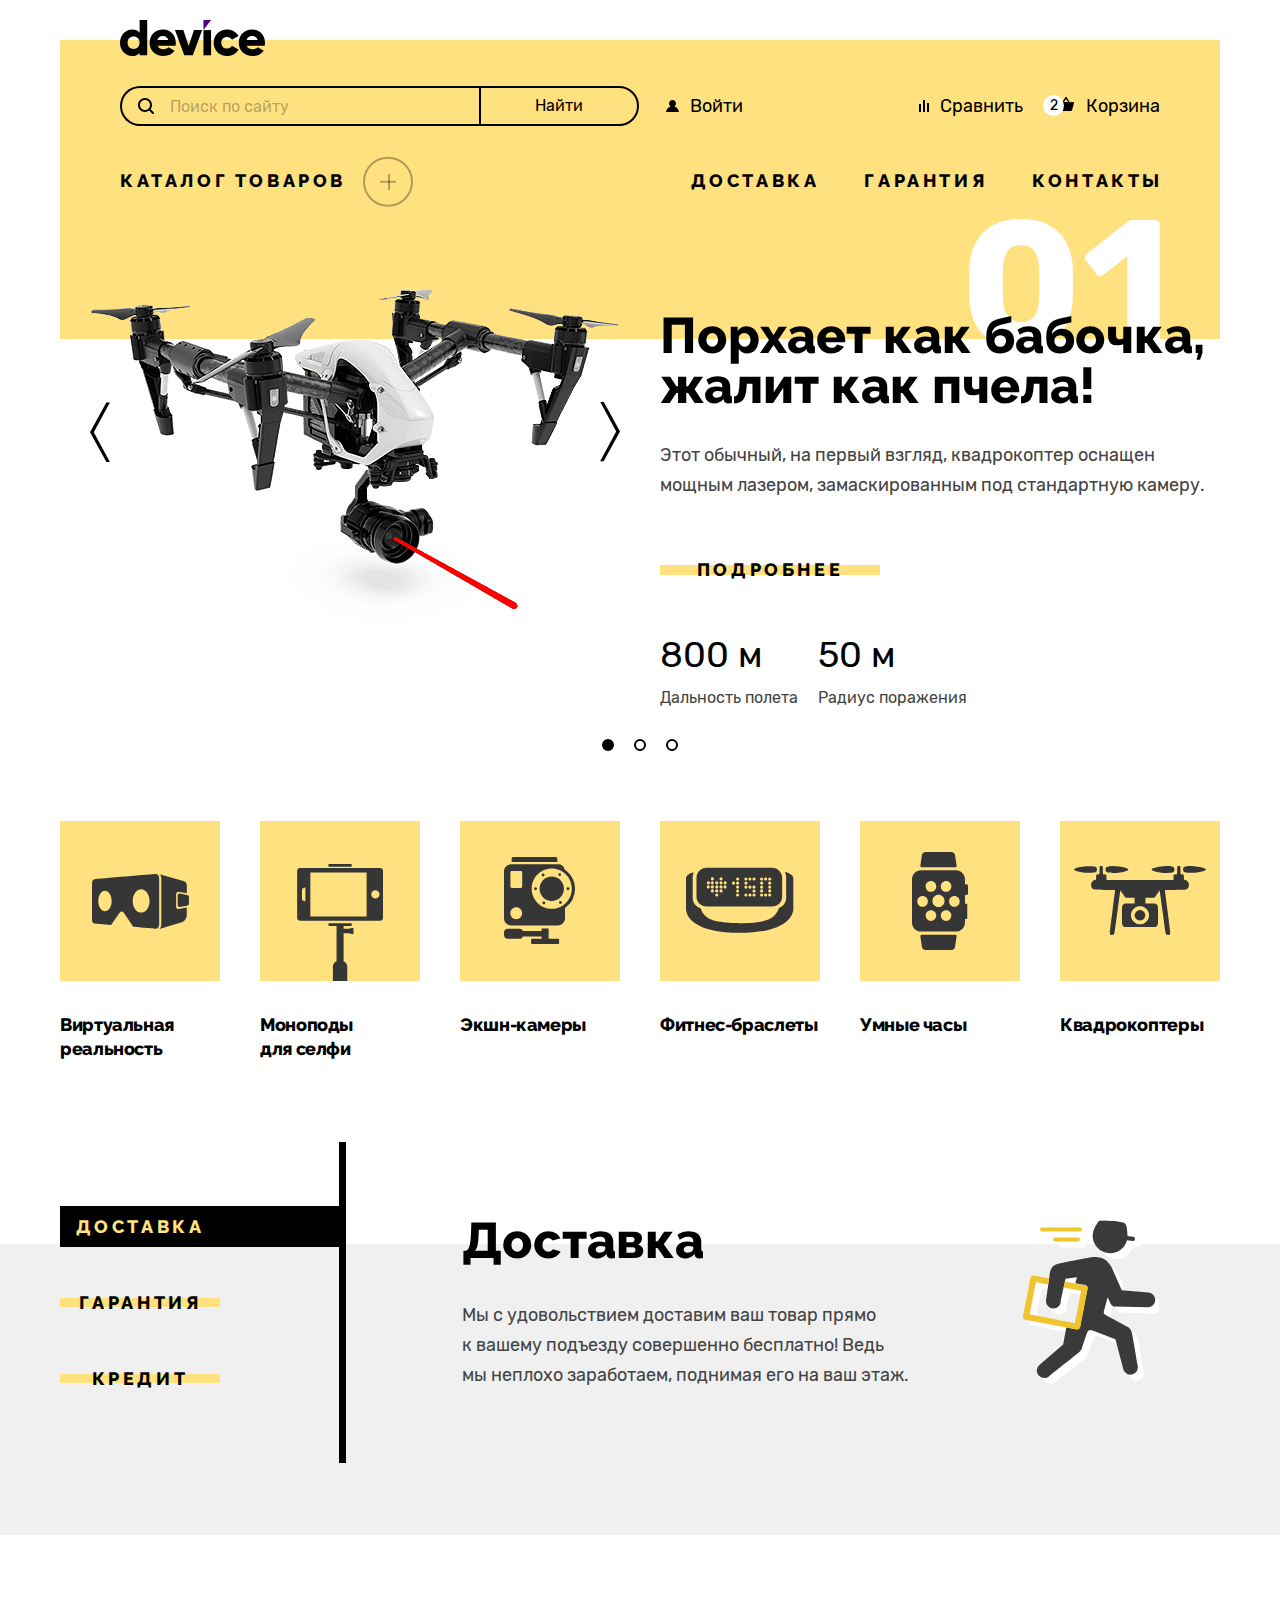
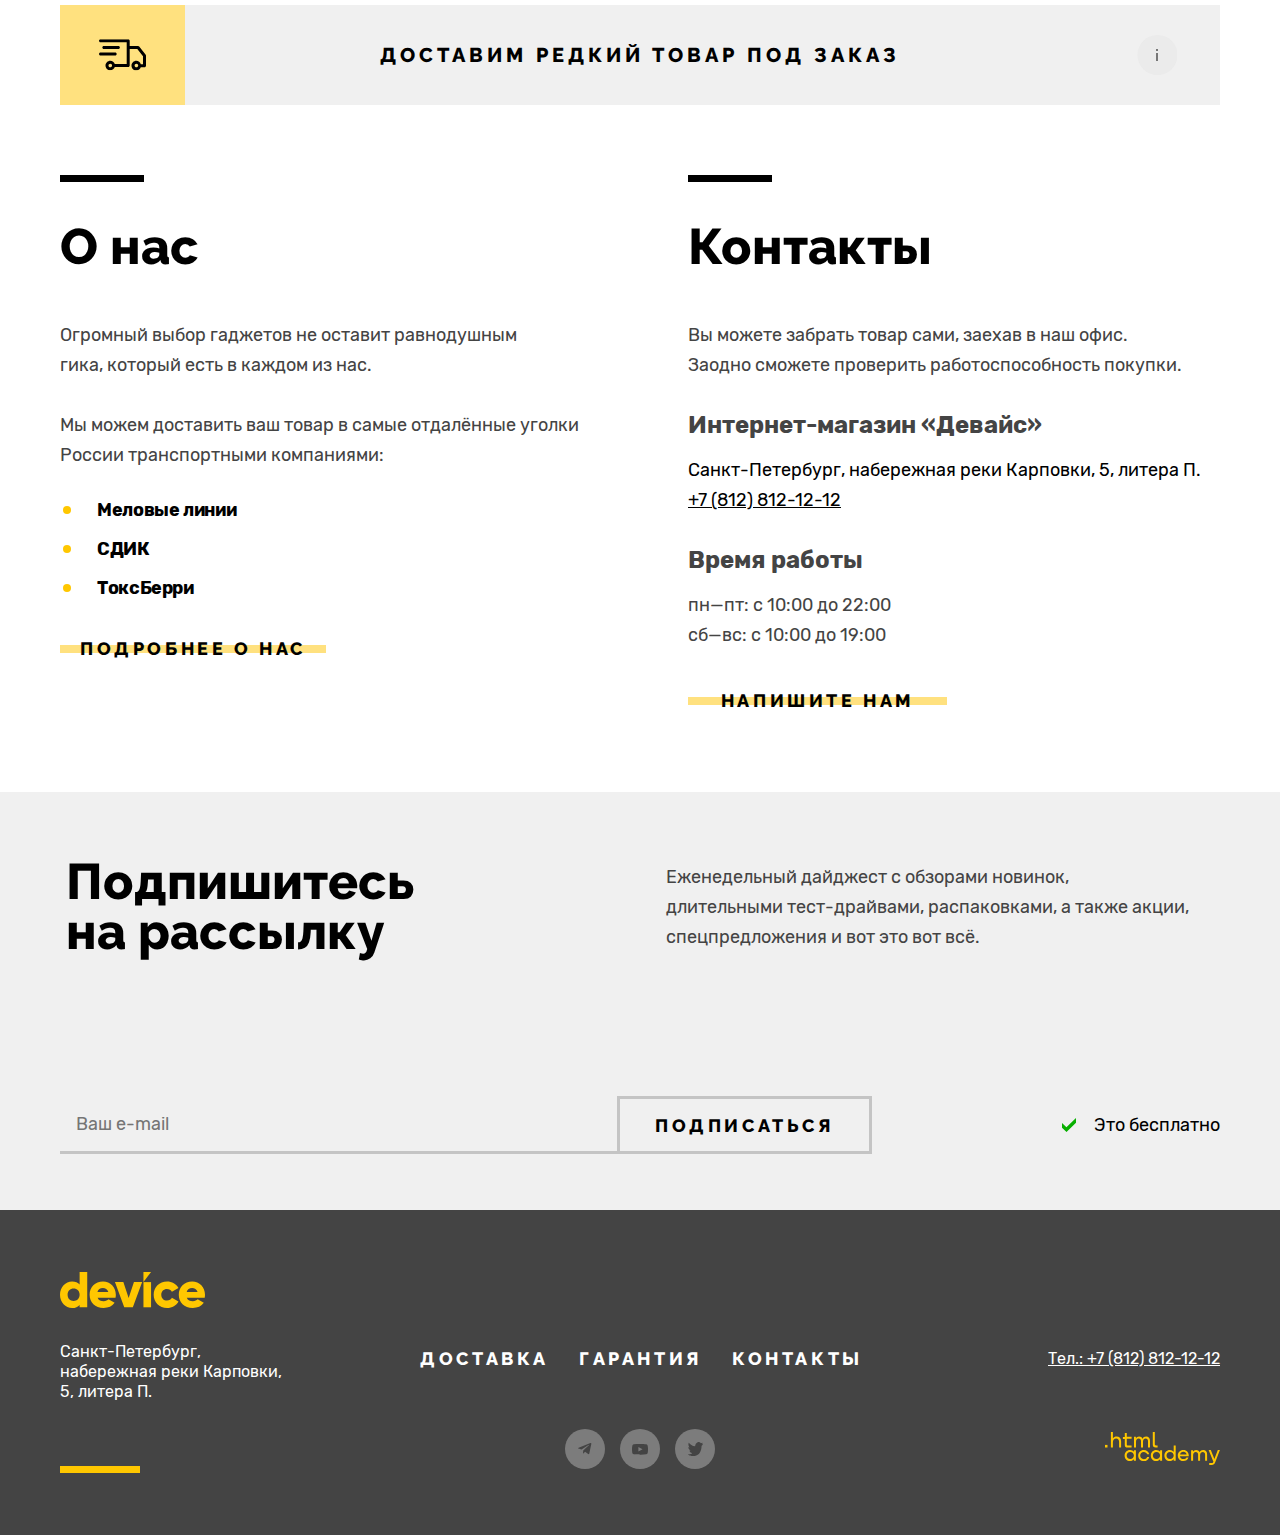
<file: index.html>
<!DOCTYPE html>
<html lang="ru">

  <head>
    <meta charset="UTF-8">
    <meta name="viewport" content="width=device-width, initial-scale=1.0">
    <title>Девайс</title>
    <link rel="icon" href="favicon.ico">
    <link rel="icon" type="image/png" sizes="32x32" href="images/favicon.png">
    <link rel="stylesheet" href="styles/style.css">
  </head>

  <body class="page">
    <!-- header -->
    <header class="main-header">
      <div class="page-container header-container">
        <a class="logo nav-logo" href="#">
          <span class="visually-hidden">Логотип сайта Девайс.</span>
          <img src="images/logo-header.svg" alt="Логотип сайта Девайс." width="145" height="36">
        </a>
        <form class="search" method="get" action="https://echo.htmlacademy.ru/">
          <label class="search__label" for="search">
            <span class="visually-hidden">Поиск по сайту.</span>
            <input class="search__input input" type="text" name="search" id="search" placeholder="Поиск по сайту">
          </label>
          <button class="search__button" type="button">Найти</button>
        </form>
        <ul class="nav-bar list-reset">
          <li class="nav-bar__item">
            <a class="nav-bar__link login link" href="#">Войти</a>
          </li>
          <li class="nav-bar__item">
            <a class="nav-bar__link compare link" href="#">Сравнить</a>
          </li>
          <li class="nav-bar__item">
            <a class="nav-bar__link count link" href="#">
              <span class="cart-count">2</span>
              Корзина
            </a>
            <!-- popover -->
            <!-- класс popover-open показывает поповер -->
            <div class="popover popover-cart">
              <div class="popover-content">
                <h2 class="visually-hidden">Корзина.</h2>
                <ul class="cart-items-list list-reset">
                  <li class="cart-item">
                    <a class="cart-item__link link" href="#">
                      <img class="cart-item__img" src="images/catalog-img/preview-cart/amateur-mini.jpg"
                        alt="Любительская селфи-палка" width="39" height="43">
                      <h3 class="cart-item__name">Любительская селфи-палка</h3>
                    </a>
                    <button class="cart-item__btn btn">
                      <span class="visually-hidden">Убрать товар из корзины.</span>
                    </button>
                  </li>
                  <li class="cart-item">
                    <a class="cart-item__link link" href="#">
                      <img class="cart-item__img" src="images/catalog-img/preview-cart/professional-mini.jpg"
                        alt="Профессиональная селфи-палка" width="39" height="43">
                      <h3 class="cart-item__name">Профессиональная селфи-палка</h3>
                    </a>
                    <button class="cart-item__btn btn">
                      <span class="visually-hidden">Убрать товар из корзины.</span>
                    </button>
                  </li>
                </ul>
                <div class="cart-text">
                  <p class="cart-text__descr descr">
                    Товаров:
                    <span class="cart-text__count">2</span>
                  </p>
                  <p class="cart-text__descr descr">
                    Сумма:
                    <span class="cart-text__price">2000 ₽</span>
                  </p>
                </div>
                <a class="popover-content__btn btn" href="#">Открыть корзину</a>
              </div>
            </div>
          </li>
        </ul>
        <nav class="nav">
          <!-- Класс catalog-menu-opened показывает доп меню  -->
          <ul class="menu list-reset">
            <li class="menu__item">
              <a href="#" class="menu__link menu__link-icon link">Каталог товаров</a>
              <ul class="catalog-menu catalog-menu-opened  list-reset">
                <li class="catalog-menu__item catalog-menu__item-virtual">
                  <a href="#" class="catalog-menu__link link">Виртуальная реальность</a>
                </li>
                <li class="catalog-menu__item  catalog-menu__item-monopods">
                  <a href="catalog.html" class="catalog-menu__link link">Моноподы для cелфи</a>
                </li>
                <li class="catalog-menu__item catalog-menu__item-action">
                  <a href="#" class="catalog-menu__link link">Экшн-камеры</a>
                </li>
                <li class="catalog-menu__item catalog-menu__item-fitness">
                  <a href="#" class="catalog-menu__link link">Фитнес-браслеты</a>
                </li>
                <li class="catalog-menu__item catalog-menu__item-smart">
                  <a href="#" class="catalog-menu__link link">Умные часы</a>
                </li>
                <li class="catalog-menu__item catalog-menu__item-quadrocopter">
                  <a href="#" class="catalog-menu__link link">Квадрокоптеры</a>
                </li>
              </ul>
            </li>
            <li class="menu__item">
              <a href="#" class="menu__link link">Доставка</a>
            </li>
            <li class="menu__item">
              <a href="#" class="menu__link link">Гарантия</a>
            </li>
            <li class="menu__item">
              <a href="#" class="menu__link link">Контакты</a>
            </li>
          </ul>
        </nav>
      </div>
    </header>
    <!-- main -->
    <main class="main main-container">
      <h1 class="visually-hidden">Девайс - интернет-магазин гаджетов.</h1>
      <!-- slider  -->
      <section class="slider">
        <div class="page-container">
          <h2 class="visually-hidden">Промо.</h2>
          <ol class="slides list-reset">
            <li class="slide slide-active slide-one">
              <div class="slider-wrapper">
                <img src="images/slider/quadrocopter.png" width="560" height="560"
                  alt="Изображение лазерного квадрокоптера.">
                <div class="slider-controls">
                  <button class="slider-button slider-prev btn" type="button">
                    <span class="visually-hidden">Предыдущий слайд.</span>
                  </button>
                  <button class="slider-button slider-next btn" type="button">
                    <span class="visually-hidden">Следующий слайд.</span>
                  </button>
                </div>
              </div>
              <div class="slider-wrapper-text ">
                <h3 class="slider__title title">Порхает как бабочка,
                  жалит как пчела!</h3>
                <p class="slider__descr descr">Этот обычный, на первый взгляд, квадрокоптер оснащен мощным лазером,
                  замаскированным под стандартную камеру.</p>
                <a class="slider__detail button-yellow  btn" href="#">Подробнее</a>
                <ul class="product-feature list-reset">
                  <li class="product-feature__item">
                    <p class="product-feature__descr descr">
                      800 м
                    </p>
                    <span class="text-small">Дальность полета</span>
                  </li>
                  <li class="product-feature__item">
                    <p class="product-feature__descr descr">
                      50 м
                    </p>
                    <span class="text-small">Радиус поражения</span>
                  </li>
                </ul>
              </div>
            </li>
            <li class="slide slide-two">
              <div class="slider-wrapper">
                <img src="images/slider/fitness-bracelet.png" width="560" height="560"
                  alt="Изображение лазерного квадрокоптера.">
                <div class="slider-controls">
                  <button class="slider-button slider-prev btn" type="button">
                    <span class="visually-hidden">Предыдущий слайд.</span>
                  </button>
                  <button class="slider-button slider-next btn" type="button">
                    <span class="visually-hidden">Следующий слайд.</span>
                  </button>
                </div>
              </div>
              <div class="slider-wrapper-text">
                <h3 class="slider__title title">Худеем правильно!</h3>
                <p class="slider__descr descr">Мотивирующие фитнес-браслеты помогут найти в себе силы не пропускать
                  занятия и соблюдать диету.</p>
                <a class="slider__detail button-yellow btn" href="#">Подробнее</a>
                <ul class="product-feature list-reset">
                  <li class="product-feature__item">
                    <p class="product-feature__descr descr">
                      48 часов
                      <span class="text-small">Без подзарядки</span>
                    </p>
                  </li>
                </ul>
              </div>
            </li>
            <li class="slide slide-three">
              <div class="slider-wrapper">
                <img src="images/slider/selfie.png" width="560" height="560" alt="Изображение лазерного квадрокоптера.">
                <div class="slider-controls">
                  <button class="slider-button slider-prev btn" type="button">
                    <span class="visually-hidden">Предыдущий слайд.</span>
                  </button>
                  <button class="slider-button slider-next btn" type="button">
                    <span class="visually-hidden">Следующий слайд.</span>
                  </button>
                </div>
              </div>
              <div class="slider-wrapper-text">
                <h3 class="slider__title title">Делай селфи, как Бен Стиллер!</h3>
                <p class="slider__descr descr">Самая длинная палка для селфи доступна в нашем магазине. Восемь (Восемь,
                  Карл!) метров длиной и весом всего 5 кг.
                </p>
                <a class="slider__detail button-yellow btn" href="#">Подробнее</a>
                <ul class="product-feature list-reset">
                  <li class="product-feature__item">
                    <p class="product-feature__descr descr">
                      8,5 м
                    </p>
                    <span class="text-small">Длина палки</span>
                  </li>
                  <li class="product-feature__item">
                    <p class="product-feature__descr descr">
                      5 кг
                    </p>
                    <span class="text-small">Вес палки</span>
                  </li>
                  <li class="product-feature__item">
                    <p class="product-feature__descr descr">
                      Карбон
                    </p>
                    <span class="text-small">Материал</span>
                  </li>
                </ul>
              </div>
            </li>
          </ol>
          <ol class="slider-pagination list-reset">
            <li class="slider-pagination__item">
              <button class="slider-pagination__button slider-pagination-button-current btn" type="button">
                <span class="visually-hidden">Первый слайд.</span>
              </button>
            </li>
            <li class="slider-pagination__item">
              <button class="slider-pagination__button btn" type="button">
                <span class="visually-hidden">Второй слайд.</span>
              </button>
            </li>
            <li class="slider-pagination__item">
              <button class="slider-pagination__button btn" type="button">
                <span class="visually-hidden">Третий слайд.</span>
              </button>
            </li>
          </ol>
        </div>
      </section>
      <!-- categories -->
      <section class="categories">
        <div class="page-container">
          <h2 class="visually-hidden">Категории каталога.</h2>
          <ul class="categories__list list-reset">
            <li class="categories__item">
              <a class="categories__link virtual-icon link" href="#">Виртуальная
                реальность</a>
            </li>
            <li class="categories__item">
              <a class="categories__link monopods-icon link" href="catalog.html">Моноподы
                для&nbsp;селфи</a>
            </li>
            <li class="categories__item">
              <a class="categories__link action-cameras-icon link" href="#">Экшн-камеры</a>
            </li>
            <li class="categories__item">
              <a class="categories__link fitness-bracelets-icon link" href="#">Фитнес-браслеты</a>
            </li>
            <li class="categories__item">
              <a class="categories__link smart-watch-icon link" href="#">Умные часы</a>
            </li>
            <li class="categories__item">
              <a class="categories__link quadcopters-icon link" href="#">Квадрокоптеры</a>
            </li>
          </ul>
        </div>
      </section>
      <!-- info -->
      <section class="info">
        <div class="page-container info-container">
          <h2 class="visually-hidden">Информация о доставке, гарантии и кредите.</h2>
          <ul class="tabs-nav list-reset">
            <li class="tabs-nav__item tabs-nav__active">
              <button class="tabs-nav__btn button-yellow btn" type="button">Доставка</button>
            </li>
            <li class="tabs-nav__item">
              <button class="tabs-nav__btn button-yellow btn" type="button">Гарантия</button>
            </li>
            <li class="tabs-nav__item">
              <button class="tabs-nav__btn button-yellow btn" type="button">Кредит</button>
            </li>
          </ul>
          <ul class="tabs-content list-reset">
            <li class="tabs-panel  tabs-panel__active delivery-icon">
              <h3 class="tabs-panel__title title">Доставка</h3>
              <p class="tabs-panel__descr descr">
                Мы с удовольствием доставим ваш товар прямо
                к&nbsp;вашему подъезду совершенно бесплатно! Ведь
                мы&nbsp;неплохо заработаем, поднимая его на ваш этаж.
              </p>
            </li>
            <li class="tabs-panel guarantee-icon">
              <h3 class="tabs-panel__title title">Гарантия</h3>
              <p class="tabs-panel__descr descr">
                Если из-за возгорания купленного у нас товара у вас
                сгорит дом — не переживайте, мы выдадим вам новый.
                Товар, не дом, конечно же.
              </p>
            </li>
            <li class="tabs-panel credit-icon">
              <h3 class="tabs-panel__title title">Кредит</h3>
              <p class="tabs-panel__descr descr">
                Залезть в долговую яму стало проще! Кредитные консультанты подберут для вас наиболее выгодные условия
                кредита. Выгодные
                для банка, разумеется.
              </p>
            </li>
          </ul>
        </div>
      </section>
      <!-- delivery -->
      <section class="delivery">
        <h2 class="visually-hidden">Оформить доставку.</h2>
        <div class="page-container">
          <button class="delivery-btn btn" type="button">Доставим редкий товар под заказ</button>
        </div>
      </section>
      <!-- detail -->
      <section class="detail">
        <div class="page-container detail-container">
          <!--about-us -->
          <div class="about-us">
            <h2 class="about-us__title detail__title title">О нас</h2>
            <p class="about-us__descr detail__descr descr">Огромный выбор гаджетов не оставит равнодушным<br> гика,
              который есть в каждом из нас.
            </p>
            <p class="about-us__descr  detail__descr descr">Мы можем доставить ваш товар в самые отдалённые уголки
              России транспортными компаниями:
            </p>
            <ul class="about-us__list detail__list list-reset">
              <li class="about-us__item detail__item">Меловые линии</li>
              <li class="about-us__item detail__item">СДИК</li>
              <li class="about-us__item detail__item">ТоксБерри</li>
            </ul>
            <a class="about-us__link detail__btn button-yellow btn" href="#">Подробнее о нас</a>
          </div>
          <!-- contacts -->
          <div class="contacts">
            <h2 class="contacts__title detail__title title">Контакты</h2>
            <p class="contacts__descr  detail__descr descr">Вы можете забрать товар сами, заехав в наш офис.<br>
              Заодно сможете проверить работоспособность покупки.
            </p>
            <h3 class="contacts__subtitle  detail__subtitle">Интернет-магазин «Девайс»</h3>
            <address class="contacts__address">
              Санкт-Петербург, набережная реки Карповки, 5, литера П.
              <a class="contacts__tel link" href="tel:+78128121212">+7 (812) 812-12-12</a>
            </address>
            <h3 class="contacts__subtitle detail__subtitle">Время работы</h3>
            <p class="contacts__time detail__descr descr">
              пн—пт: с 10:00 до 22:00<br>
              сб—вс: с 10:00 до 19:00
            </p>
            <a class="contacts__link detail__btn button-yellow btn" href="#">Напишите нам</a>
          </div>
        </div>
      </section>
      <!-- subscribe -->
      <section class="subscribe">
        <div class="page-container subscribe-container">
          <div class="subscribe-top">
            <h2 class="subscribe__title title">Подпишитесь<br>
              на рассылку</h2>
            <p class="subscribe__descr descr">Еженедельный дайджест с обзорами новинок,<br>
              длительными тест-драйвами, распаковками, а также акции, спецпредложения и вот это вот всё.</p>
          </div>
          <div class="subscribe-bottom">
            <form class="subscribe-form" method="post" action="https://echo.htmlacademy.ru/">
              <label for="email">
                <span class="visually-hidden">Введите email.</span>
                <input class="subscribe-form__input input" type="email" name="email" id="email" placeholder="Ваш e-mail"
                  required>
              </label>
              <button class="subscribe-form__button btn" type="submit">Подписаться</button>
            </form>
            <span class="subscribe__free">Это бесплатно</span>
          </div>
        </div>
      </section>
    </main>
    <!-- footer -->
    <footer class="footer">
      <div class="page-container footer-container">
        <div class="footer-wrapper-left">
          <a class="logo footer-logo" href="#">
            <span class="visually-hidden">Логотип сайта Девайс.</span>
            <img src="images/logo-footer.svg" alt="Логотип сайта Девайс." width="145" height="36">
          </a>
          <address class="footer__address">Санкт-Петербург, набережная реки Карповки, 5, литера П.</address>
        </div>
        <div class="footer-wrapper-center">
          <ul class="footer-menu list-reset">
            <li class="footer-menu__item">
              <a href="#" class="footer-menu__link link">Доставка</a>
            </li>
            <li class="footer-menu__item">
              <a href="#" class="footer-menu__link link">Гарантия</a>
            </li>
            <li class="footer-menu__item">
              <a href="#" class="footer-menu__link link">Контакты</a>
            </li>
          </ul>
          <ul class="social-list list-reset">
            <li class="social-item">
              <a class="social-link social-link-telegram" href="https://t.me/htmlacademy">
                <svg width="40" height="40" viewBox="0 0 40 40" role="img" aria-label="Сссылка на телеграм канал."
                  fill="none" xmlns="http://www.w3.org/2000/svg">
                  <circle cx="20" cy="20" r="20" />
                  <g clip-path="url(#clip0_38401_469)">
                    <path
                      d="M25.4431 14.0736L13.6231 18.6316C12.8164 18.9556 12.8211 19.4056 13.4751 19.6062L16.5097 20.5529L23.5311 16.1229C23.8631 15.9209 24.1664 16.0296 23.9171 16.2509L18.2284 21.3849H18.2271L18.2284 21.3856L18.0191 24.5136C18.3257 24.5136 18.4611 24.3729 18.6331 24.2069L20.1071 22.7736L23.1731 25.0383C23.7384 25.3496 24.1444 25.1896 24.2851 24.5149L26.2977 15.0296C26.5037 14.2036 25.9824 13.8296 25.4431 14.0736V14.0736Z"
                      fill="#444444" />
                  </g>
                  <defs>
                    <clipPath id="clip0_38401_469">
                      <rect width="14" height="12" fill="white" transform="translate(13 14)" />
                    </clipPath>
                  </defs>
                </svg>

              </a>
            </li>
            <li class="social-item">
              <a class="social-link social-link-youtube" href="https://www.youtube.com/user/htmlacademyru">
                <svg width="40" height="40" viewBox="0 0 40 40" role="img" aria-label="Ссылка на ютуб канал."
                  fill="none" xmlns="http://www.w3.org/2000/svg">
                  <circle cx="20" cy="20" r="20" />
                  <g clip-path="url(#clip0_38401_474)">
                    <path
                      d="M27.6671 16.6746C27.5765 16.3515 27.4 16.0589 27.1564 15.828C26.9059 15.59 26.5989 15.4197 26.2644 15.3333C25.0124 15.0033 19.9964 15.0033 19.9964 15.0033C17.9053 14.9795 15.8147 15.0842 13.7364 15.3166C13.4019 15.4094 13.0955 15.5835 12.8444 15.8233C12.5977 16.0606 12.4191 16.3533 12.3257 16.674C12.1015 17.8818 11.9926 19.1082 12.0004 20.3366C11.9924 21.564 12.1011 22.79 12.3257 23.9993C12.4171 24.3186 12.5951 24.61 12.8424 24.8453C13.0897 25.0806 13.3977 25.2506 13.7364 25.3406C15.0051 25.67 19.9964 25.67 19.9964 25.67C22.0902 25.6938 24.1835 25.5892 26.2644 25.3566C26.5989 25.2702 26.9059 25.1 27.1564 24.862C27.3999 24.6311 27.5762 24.3385 27.6664 24.0153C27.8965 22.8079 28.0083 21.581 28.0004 20.352C28.0177 19.1177 27.906 17.885 27.6671 16.674V16.6746ZM18.4017 22.6193V18.0546L22.5751 20.3373L18.4017 22.6193Z"
                      fill="#444444" />
                  </g>
                  <defs>
                    <clipPath id="clip0_38401_474">
                      <rect width="16" height="11" fill="white" transform="translate(12 15)" />
                    </clipPath>
                  </defs>
                </svg>
              </a>
            </li>
            <li class="social-item">
              <a class="social-link social-link-vk" href="https://vk.com/htmlacademy">
                <svg width="40" height="40" viewBox="0 0 40 40" role="img" aria-label="Ссылка на группу вконтакте."
                  fill="none" xmlns="http://www.w3.org/2000/svg">
                  <circle cx="20" cy="20" r="20" />
                  <path
                    d="M22.7 13.1551C24.2 12.6551 25.3 13.4551 25.9 14.2551C26.4 14.0551 27 13.8551 27.6 13.6551C27.6 14.4551 27.1 15.0551 26.8 15.2551C27.5 15.4551 28 14.8551 28 14.8551C27.9 15.7551 27.1 16.5551 26.6 16.7551C26.4 23.0551 23.8 27.1551 17.7 27.0551C17.2 27.0551 17.8 27.0551 17.3 27.0551C17 27.0551 13.6 26.6551 13 25.2551C15 25.4551 16.4 24.8551 17.1 24.1551C16.3 23.8551 14.7 23.7551 14.5 21.3551C14.8 21.5551 15 21.6551 15.6 21.5551C14.5 20.7551 13.3 20.0551 13.4 18.0551C13.7 18.3551 14.3 18.5551 14.6 18.4551C14 18.2551 12.8 15.3551 13.8 13.8551C15.4 15.5551 17.1 17.2551 20.1 17.3551C20.3 15.2551 21.1 13.8551 22.7 13.1551Z"
                    fill="#444444" />
                </svg>
              </a>
            </li>
          </ul>
        </div>
        <div class="footer-wrapper-right">
          <a class="footer-phone link" href="tel:+78128121212">Тел.: +7 (812) 812-12-12</a>
          <a href="https://htmlacademy.ru/" class="logo-academy">
            <span class="visually-hidden">Ссылка на официальеый сайт HTML Academy.</span>
          </a>
        </div>
      </div>
    </footer>
    <!-- modal-container-close закрывает модальное окно -->
    <div class="modal-container modal-container-close">
      <div class="modal modal-delivery">
        <section class="modal-content">
          <div class="title-wrapper">
            <h2 class="modal-content__title title">Доставка под заказ</h2>
            <button class="modal-content__close-btn" type="button">
              <span class="visually-hidden">Закрыть.</span>
            </button>
          </div>
          <form class="modal-form" method="post" action="https://echo.htmlacademy.ru/">
            <label for="name" class="modal-form__label modal-form__label-name">
              <span class="modal-form__text">Ваше имя:</span>
              <input type="text" name="name" id="name" class="modal-form__input name-icon input"
                placeholder="Введите имя">
              <span class="input-state input-valid">Добавьте имя</span>
            </label>
            <label for="mail" class="modal-form__label modal-form__label-mail">
              <span class="modal-form__text">Ваш e-mail:</span>
              <input type="text" name="email" id="mail" class="modal-form__input input-invalid input mail-icon"
                placeholder="Введите почту" value="почта">
              <span class="input-state input-invalid-text">Забавный у вас адрес</span>
            </label>
            <label for="order" class="modal-form__label modal-form__label-order">
              <span class="modal-form__text">Что нужно привезти:</span>
              <input type="text" name="order" id="order" class="modal-form__input order-input input"
                placeholder="В свободной форме">
            </label>
            <div class="wrapper-label">
              <div class="tooltip-container form-label-icon">
                <label for="quantity" class="modal-form__label modal-form__label-quantity">
                  <span class="modal-form__text">Количество:</span>
                </label>
                <div class="tooltip">
                  <button class="tooltip-toggle" type="button" aria-labelledby="tooltip-label-date"></button>
                  <span class="tooltip-text" role="tooltip" id="tooltip-label-date">Постараемся найти, сколько нужно.
                    Привезём сколько получится по требованиям
                    к провозу багажа.</span>
                </div>
              </div>
              <div class="wrapper-button">
                <button class="modal-form__btn button-minus" type="button">
                  <span class="visually-hidden">Уменьшить количество человек.</span>
                </button>
                <input type="number" name="quantity" id="quantity"
                  class="modal-form__input input-quantity input input-number" value="1">
                <button class="modal-form__btn button-plus" type="button">
                  <span class="visually-hidden">Увеличить количество человек.</span>
                </button>
              </div>
            </div>
            <button class="modal-form__search btn button-yellow" type="submit">Отправить</button>
          </form>
        </section>
      </div>
    </div>
    <script src="script/main.js"></script>
  </body>

</html>
</file>
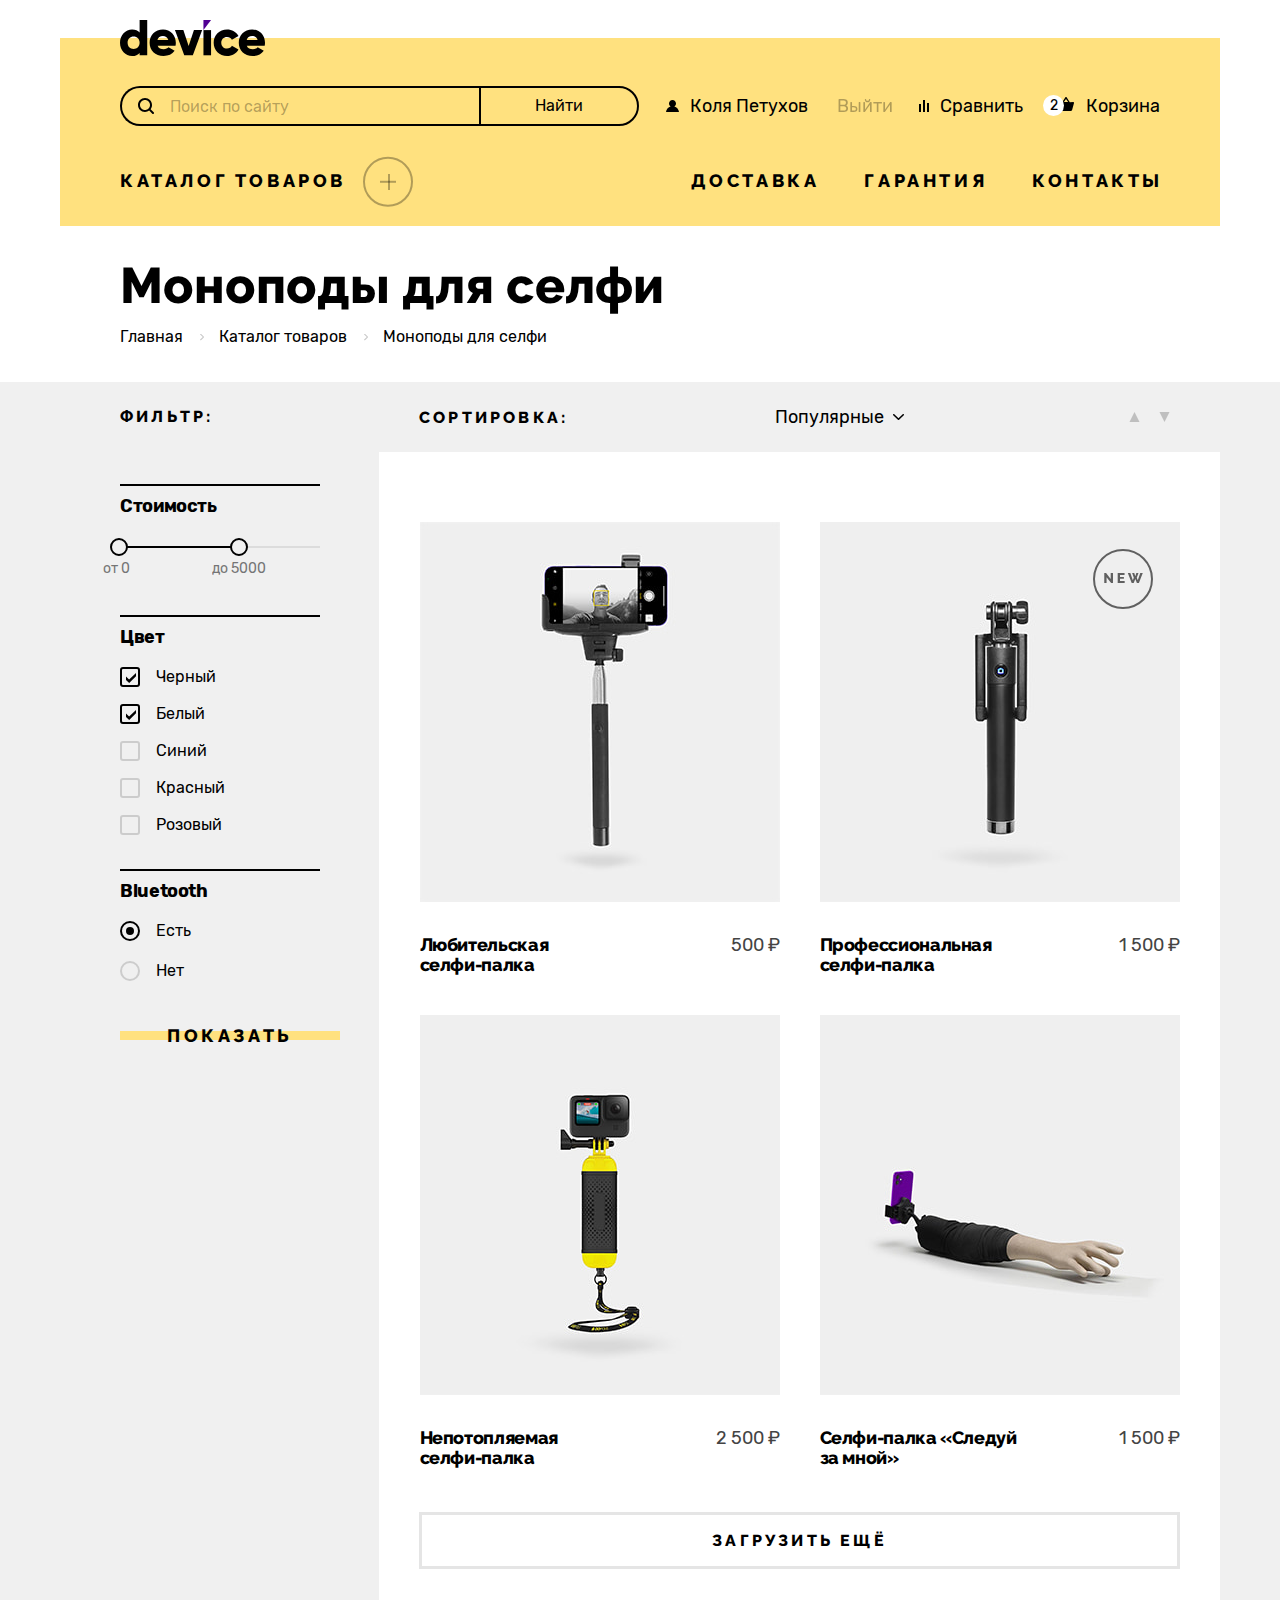
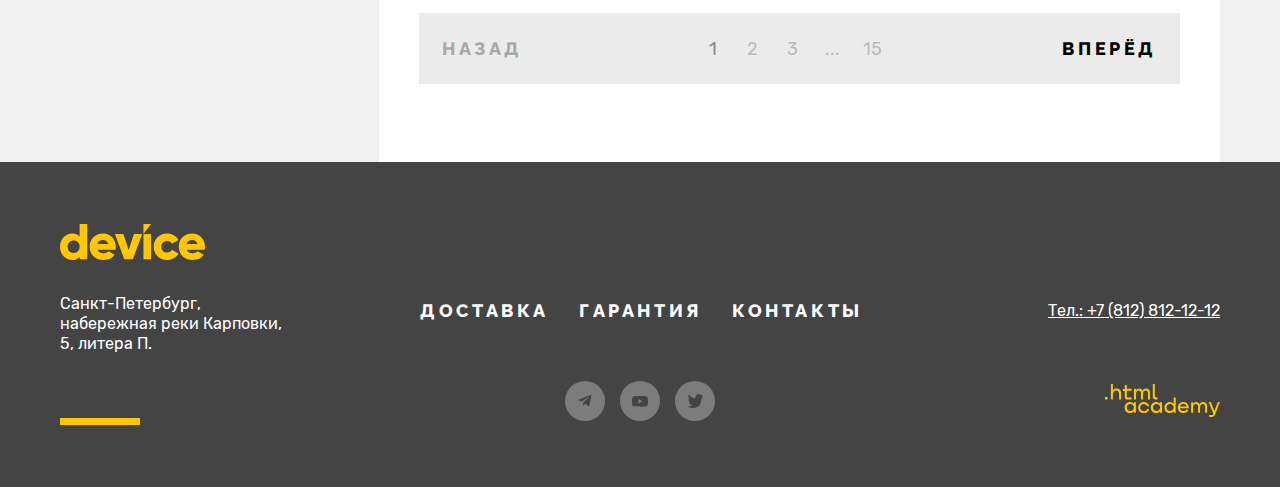
<file: catalog.html>
<!DOCTYPE html>
<html lang="ru">

  <head>
    <meta charset="UTF-8">
    <meta name="viewport" content="width=device-width, initial-scale=1.0">
    <title>Девайс</title>
    <link rel="icon" href="favicon.ico">
    <link rel="icon" type="image/png" sizes="32x32" href="images/favicon.png">
    <link rel="stylesheet" href="styles/style.css">
  </head>

  <body class="page">
    <!-- header -->
    <header class="main-header">
      <div class="page-container header-container header-container-inner">
        <a class="logo nav-logo" href="index.html">
          <span class="visually-hidden">Логотип сайта Девайс.</span>
          <img src="images/logo-header.svg" alt="Логотип сайта Девайс." width="145" height="36">
        </a>
        <form class="search" method="get" action="https://echo.htmlacademy.ru/">
          <label class="search__label" for="search">
            <span class="visually-hidden">Поиск по сайту.</span>
            <input class="search__input input" type="text" name="search" id="search" placeholder="Поиск по сайту">
          </label>
          <button class="search__button" type="button">Найти</button>
        </form>
        <ul class="nav-bar list-reset">
          <li class="nav-bar__item">
            <a class="nav-bar__link login link" href="#">Коля Петухов</a>
          </li>
          <li class="nav-bar__item nav-bar__item--exit">
            <a class="nav-bar__link exit  link" href="#">Выйти</a>
          </li>
          <li class="nav-bar__item">
            <a class="nav-bar__link compare link" href="#">Сравнить</a>
          </li>
          <li class="nav-bar__item">
            <a class="nav-bar__link count link" href="#">
              <span class="cart-count">2</span>
              Корзина
            </a>
            <!-- popover -->
            <!-- класс popover-open показывает поповер -->
            <div class="popover popover-cart">
              <div class="popover-content">
                <h2 class="visually-hidden">Корзина.</h2>
                <ul class="cart-items-list list-reset">
                  <li class="cart-item">
                    <a class="cart-item__link link" href="#">
                      <img class="cart-item__img" src="images/catalog-img/preview-cart/amateur-mini.jpg"
                        alt="Любительская селфи-палка" width="39" height="43">
                      <h3 class="cart-item__name">Любительская селфи-палка</h3>
                    </a>
                    <button class="cart-item__btn btn">
                      <span class="visually-hidden">Убрать товар из корзины.</span>
                    </button>
                  </li>
                  <li class="cart-item">
                    <a class="cart-item__link link" href="#">
                      <img class="cart-item__img" src="images/catalog-img/preview-cart/professional-mini.jpg"
                        alt="Профессиональная селфи-палка" width="39" height="43">
                      <h3 class="cart-item__name">Профессиональная селфи-палка</h3>
                    </a>
                    <button class="cart-item__btn btn">
                      <span class="visually-hidden">Убрать товар из корзины.</span>
                    </button>
                  </li>
                </ul>
                <div class="cart-text">
                  <p class="cart-text__descr descr">
                    Товаров:
                    <span class="cart-text__count">2</span>
                  </p>
                  <p class="cart-text__descr descr">
                    Сумма:
                    <span class="cart-text__price">2000 ₽</span>
                  </p>
                </div>
                <a class="popover-content__btn btn" href="#">Открыть корзину</a>
              </div>
            </div>
          </li>
        </ul>
        <nav class="nav">
          <!-- Класс catalog-menu-opened показывает доп меню  -->
          <ul class="menu list-reset">
            <li class="menu__item">
              <a href="#" class="menu__link menu__link-icon link">Каталог товаров</a>
              <ul class="catalog-menu catalog-menu-opened  list-reset">
                <li class="catalog-menu__item">
                  <a href="#" class="catalog-menu__link link">Виртуальная реальность</a>
                </li>
                <li class="catalog-menu__item">
                  <a href="catalog.html" class="catalog-menu__link link">Моноподы для cелфи</a>
                </li>
                <li class="catalog-menu__item">
                  <a href="#" class="catalog-menu__link link">Экшн-камеры</a>
                </li>
                <li class="catalog-menu__item">
                  <a href="#" class="catalog-menu__link link">Фитнес-браслеты</a>
                </li>
                <li class="catalog-menu__item">
                  <a href="#" class="catalog-menu__link link">Умные часы</a>
                </li>
                <li class="catalog-menu__item">
                  <a href="#" class="catalog-menu__link link">Квадрокоптеры</a>
                </li>
              </ul>
            </li>
            <li class="menu__item">
              <a href="#" class="menu__link link">Доставка</a>
            </li>
            <li class="menu__item">
              <a href="#" class="menu__link link">Гарантия</a>
            </li>
            <li class="menu__item">
              <a href="#" class="menu__link link">Контакты</a>
            </li>
          </ul>
        </nav>
      </div>
    </header>
    <!-- main -->
    <main class="main-inner main-container">
      <header class="main-inner-header">
        <div class="page-container main-header-container">
          <h1 class="title-category title">Моноподы для селфи</h1>
          <ol class="breadcrumbs list-reset">
            <li class="breadcrumbs__item">
              <a class="breadcrumbs__link link" href="index.html">
                Главная
              </a>
            </li>
            <li class="breadcrumbs__item">
              <a class="breadcrumbs__link link" href="#">
                Каталог товаров
              </a>
            </li>
            <li class="breadcrumbs__item">
              <a class="breadcrumbs__link">
                Моноподы для селфи
              </a>
            </li>
          </ol>
        </div>
      </header>
      <section class="catalog-products">
        <div class="page-container catalog-products-container">
          <h2 class="visually-hidden">Список товаров с фильтрами.</h2>

          <form class="filter" method="get" action="https://echo.htmlacademy.ru/">
            <h3 class="filter-title title">Фильтр:</h3>
            <fieldset class="catalog-filter__group">
              <legend class="catalog-filter__title catalog-filter__title-range">Стоимость</legend>
              <div class="range">
                <div class="range-scale">
                  <div class="range-bar" style="left: 0; width: 119px">
                    <button class="range-toggle toggle-min" type="button">
                      <span class="visually-hidden">Изменить минимальную цену.</span>
                    </button>
                    <button class="range-toggle toggle-max" type="button">
                      <span class="visually-hidden">Изменить максимальную цену.</span>
                    </button>
                  </div>
                </div>
                <div class="range-wrapper-inputs">
                  <label class="range__label visually-hidden" for="min-price">от</label>
                  <input class="range__input range__input-min input input-number" id="min-price" type="number"
                    name="min-price" placeholder="от 0">

                  <label class="range__label visually-hidden" for="max-price">до</label>
                  <input class="range__input input range__input-max input-number" id="max-price" type="number"
                    name="max-price" placeholder="до 5000">
                </div>
              </div>
            </fieldset>
            <fieldset class="catalog-filter__group">
              <legend class="catalog-filter__title">Цвет</legend>
              <ul class="catalog-filter__list list-reset">
                <li class="catalog-filter__item">
                  <label class="control" for="black">
                    <input class="visually-hidden control__input" id="black" type="checkbox" name="black" checked>
                    <span class="control__mark"></span>
                    <span class="control__label">Черный</span>
                  </label>
                </li>
                <li class="catalog-filter__item">
                  <label class="control" for="white">
                    <input class="visually-hidden control__input" id="white" type="checkbox" name="white" checked>
                    <span class="control__mark"></span>
                    <span class="control__label">Белый</span>
                  </label>
                </li>
                <li class="catalog-filter__item">
                  <label class="control" for="blue">
                    <input class="visually-hidden control__input" id="blue" type="checkbox" name="blue">
                    <span class="control__mark"></span>
                    <span class="control__label">Синий</span>
                  </label>
                </li>
                <li class="catalog-filter__item">
                  <label class="control" for="red">
                    <input class="visually-hidden control__input" id="red" type="checkbox" name="red">
                    <span class="control__mark"></span>
                    <span class="control__label">Красный</span>
                  </label>
                </li>
                <li class="catalog-filter__item">
                  <label class="control" for="pink">
                    <input class="visually-hidden control__input" id="pink" type="checkbox" name="pink">
                    <span class="control__mark"></span>
                    <span class="control__label">Розовый</span>
                  </label>
                </li>
              </ul>
            </fieldset>
            <fieldset class="catalog-filter__group">
              <legend class="catalog-filter__title">Bluetooth</legend>
              <ul class="catalog-filter__list list-reset">
                <li class="catalog-filter__item  catalog-filter__item-radio">
                  <label class="control" for="yes">
                    <input class="visually-hidden control__input" id="yes" type="radio" name="bluetooth" value="yes"
                      checked>
                    <span class="control__mark"></span>
                    <span class="control__label">Есть</span>
                  </label>
                </li>
                <li class="catalog-filter__item catalog-filter__item-radio">
                  <label class="control" for="no">
                    <input class="visually-hidden control__input" id="no" type="radio" name="bluetooth" value="no">
                    <span class="control__mark"></span>
                    <span class="control__label">Нет</span>
                  </label>
                </li>
              </ul>
            </fieldset>
            <button class="filter-button button-yellow btn" type="submit">Показать</button>
          </form>
          <div class="catalog-wrapper">
            <header class="sorting-header">
              <h3 class="sorting__title title">сортировка:</h3>
              <select class="select-control" aria-label="Сортировка">
                <option value="popular">Популярные</option>
                <option value="expensive">Дорогие</option>
                <option value="cheap">Дешевые</option>
              </select>
              <div class="arrow-buttons">
                <button class="arrow-btn arrow-btn__up btn" type="button">
                  <span class="visually-hidden">по возрастанию.</span>
                </button>
                <button class="arrow-btn arrow-btn__down btn" type="button">
                  <span class="visually-hidden">по убыванию.</span>
                </button>
              </div>
            </header>
            <div class="catalog-product-wrapper">
              <!-- класс icon-new добавляет иконку new к карточке -->
              <ul class="catalog-product list-reset">
                <li class="catalog-product__item">
                  <a class="catalog-product__link link" href="#">
                    <img class="catalog-product__img" src="images/catalog-img/amateur.jpg"
                      alt="Любительская селфи-палка." width="360" height="380">
                    <div class="catalog-product__text">
                      <h3 class="catalog-product__title title">Любительская<br> селфи-палка</h3>
                      <p class="catalog-product__price descr">500 ₽</p>
                    </div>
                    <span class="state-link">Подробнее</span>
                  </a>
                </li>
                <li class="catalog-product__item icon-new">
                  <a class="catalog-product__link link" href="#">
                    <img class="catalog-product__img" src="images/catalog-img/professional.jpg"
                      alt="Профессиональная селфи-палка." width="360" height="380">
                    <div class="catalog-product__text">
                      <h3 class="catalog-product__title title">Профессиональная<br> селфи-палка</h3>
                      <p class="catalog-product__price descr">1 500 ₽</p>
                    </div>
                    <span class="state-link">Подробнее</span>
                  </a>
                </li>
                <li class="catalog-product__item">
                  <a class="catalog-product__link link" href="#">
                    <img class="catalog-product__img" src="images/catalog-img/unsinkable.jpg"
                      alt="Непотопляемаяселфи-палка." width="360" height="380">
                    <div class="catalog-product__text">
                      <h3 class="catalog-product__title title">Непотопляемая<br> селфи-палка</h3>
                      <p class="catalog-product__price descr">2 500 ₽</p>
                    </div>
                    <span class="state-link">Подробнее</span>
                  </a>
                </li>
                <li class="catalog-product__item">
                  <a class="catalog-product__link link" href="#">
                    <img class="catalog-product__img" src="images/catalog-img/follow-me.jpg"
                      alt="Селфи-палка «Следуй за мной»." width="360" height="380">
                    <div class="catalog-product__text">
                      <h3 class="catalog-product__title title">Селфи-палка «Следуй<br> за мной»</h3>
                      <p class="catalog-product__price descr">1 500 ₽</p>
                    </div>
                    <span class="state-link">Подробнее</span>
                  </a>
                </li>
              </ul>
              <a class="catalog-product__load btn" href="#">Загрузить ещё</a>
              <ol class="pagination list-reset">
                <li class="pagination__item">
                  <a class="pagination__link pagination__link-back button-disabled btn" href="#">Назад</a>
                </li>
                <li class="pagination__item">
                  <a class="pagination__link pagination__link-number  pagination-active link" href="#">1</a>
                </li>
                <li class="pagination__item">
                  <a class="pagination__link pagination__link-number link" href="#">2</a>
                </li>
                <li class="pagination__item">
                  <a class="pagination__link pagination__link-number link" href="#">3</a>
                </li>
                <li class="pagination__item pagination__item-ellipsis">...</li>
                <li class="pagination__item">
                  <a class="pagination__link pagination__link-number link" href="#">15</a>
                </li>
                <li class="pagination__item">
                  <a class="pagination__link pagination__link-forward btn" href="#">Вперёд</a>
                </li>
              </ol>
            </div>
          </div>
        </div>
      </section>
    </main>
    <!-- footer -->
    <footer class="footer">
      <div class="page-container footer-container">
        <div class="footer-wrapper-left">
          <a class="logo footer-logo" href="#">
            <span class="visually-hidden">Логотип сайта Девайс.</span>
            <img src="images/logo-footer.svg" alt="Логотип сайта Девайс." width="145" height="36">
          </a>
          <address class="footer__address">Санкт-Петербург, набережная реки Карповки, 5, литера П.</address>
        </div>
        <div class="footer-wrapper-center">
          <ul class="footer-menu list-reset">
            <li class="footer-menu__item">
              <a href="#" class="footer-menu__link link">Доставка</a>
            </li>
            <li class="footer-menu__item">
              <a href="#" class="footer-menu__link link">Гарантия</a>
            </li>
            <li class="footer-menu__item">
              <a href="#" class="footer-menu__link link">Контакты</a>
            </li>
          </ul>
          <ul class="social-list list-reset">
            <li class="social-item">
              <a class="social-link social-link-telegram" href="https://t.me/htmlacademy">
                <svg width="40" height="40" viewBox="0 0 40 40" role="img" aria-label="Сссылка на телеграм канал."
                  fill="none" xmlns="http://www.w3.org/2000/svg">
                  <circle cx="20" cy="20" r="20" />
                  <g clip-path="url(#clip0_38401_469)">
                    <path
                      d="M25.4431 14.0736L13.6231 18.6316C12.8164 18.9556 12.8211 19.4056 13.4751 19.6062L16.5097 20.5529L23.5311 16.1229C23.8631 15.9209 24.1664 16.0296 23.9171 16.2509L18.2284 21.3849H18.2271L18.2284 21.3856L18.0191 24.5136C18.3257 24.5136 18.4611 24.3729 18.6331 24.2069L20.1071 22.7736L23.1731 25.0383C23.7384 25.3496 24.1444 25.1896 24.2851 24.5149L26.2977 15.0296C26.5037 14.2036 25.9824 13.8296 25.4431 14.0736V14.0736Z"
                      fill="#444444" />
                  </g>
                  <defs>
                    <clipPath id="clip0_38401_469">
                      <rect width="14" height="12" fill="white" transform="translate(13 14)" />
                    </clipPath>
                  </defs>
                </svg>

              </a>
            </li>
            <li class="social-item">
              <a class="social-link social-link-youtube" href="https://www.youtube.com/user/htmlacademyru">
                <svg width="40" height="40" viewBox="0 0 40 40" role="img" aria-label="Ссылка на ютуб канал."
                  fill="none" xmlns="http://www.w3.org/2000/svg">
                  <circle cx="20" cy="20" r="20" />
                  <g clip-path="url(#clip0_38401_474)">
                    <path
                      d="M27.6671 16.6746C27.5765 16.3515 27.4 16.0589 27.1564 15.828C26.9059 15.59 26.5989 15.4197 26.2644 15.3333C25.0124 15.0033 19.9964 15.0033 19.9964 15.0033C17.9053 14.9795 15.8147 15.0842 13.7364 15.3166C13.4019 15.4094 13.0955 15.5835 12.8444 15.8233C12.5977 16.0606 12.4191 16.3533 12.3257 16.674C12.1015 17.8818 11.9926 19.1082 12.0004 20.3366C11.9924 21.564 12.1011 22.79 12.3257 23.9993C12.4171 24.3186 12.5951 24.61 12.8424 24.8453C13.0897 25.0806 13.3977 25.2506 13.7364 25.3406C15.0051 25.67 19.9964 25.67 19.9964 25.67C22.0902 25.6938 24.1835 25.5892 26.2644 25.3566C26.5989 25.2702 26.9059 25.1 27.1564 24.862C27.3999 24.6311 27.5762 24.3385 27.6664 24.0153C27.8965 22.8079 28.0083 21.581 28.0004 20.352C28.0177 19.1177 27.906 17.885 27.6671 16.674V16.6746ZM18.4017 22.6193V18.0546L22.5751 20.3373L18.4017 22.6193Z"
                      fill="#444444" />
                  </g>
                  <defs>
                    <clipPath id="clip0_38401_474">
                      <rect width="16" height="11" fill="white" transform="translate(12 15)" />
                    </clipPath>
                  </defs>
                </svg>
              </a>
            </li>
            <li class="social-item">
              <a class="social-link social-link-vk" href="https://vk.com/htmlacademy">
                <svg width="40" height="40" viewBox="0 0 40 40" role="img" aria-label="Ссылка на твиттер." fill="none"
                  xmlns="http://www.w3.org/2000/svg">
                  <circle cx="20" cy="20" r="20" />
                  <path
                    d="M22.7 13.1551C24.2 12.6551 25.3 13.4551 25.9 14.2551C26.4 14.0551 27 13.8551 27.6 13.6551C27.6 14.4551 27.1 15.0551 26.8 15.2551C27.5 15.4551 28 14.8551 28 14.8551C27.9 15.7551 27.1 16.5551 26.6 16.7551C26.4 23.0551 23.8 27.1551 17.7 27.0551C17.2 27.0551 17.8 27.0551 17.3 27.0551C17 27.0551 13.6 26.6551 13 25.2551C15 25.4551 16.4 24.8551 17.1 24.1551C16.3 23.8551 14.7 23.7551 14.5 21.3551C14.8 21.5551 15 21.6551 15.6 21.5551C14.5 20.7551 13.3 20.0551 13.4 18.0551C13.7 18.3551 14.3 18.5551 14.6 18.4551C14 18.2551 12.8 15.3551 13.8 13.8551C15.4 15.5551 17.1 17.2551 20.1 17.3551C20.3 15.2551 21.1 13.8551 22.7 13.1551Z"
                    fill="#444444" />
                </svg>
              </a>
            </li>
          </ul>
        </div>
        <div class="footer-wrapper-right">
          <a class="footer-phone link" href="tel:+78128121212">Тел.: +7 (812) 812-12-12</a>
          <a href="https://htmlacademy.ru/" class="logo-academy">
            <span class="visually-hidden">Ссылка на официальный сайт HTML Academy.</span>
          </a>
        </div>
      </div>
    </footer>
    <script src="script/main.js"></script>
  </body>

</html>
</file>
<file: styles/style.css>
@font-face {
  font-family: "Raleway";
  font-style: normal;
  font-weight: 800;
  src: url("../fonts/raleway/raleway-800.woff2") format("woff2");
  font-display: swap;
}

@font-face {
  font-family: "Rubik";
  font-style: normal;
  font-weight: 700;
  src: url("../fonts/rubik/rubik-700.woff2") format("woff2");
  font-display: swap;
}

@font-face {
  font-family: "Rubik";
  font-style: normal;
  font-weight: 400;
  src: url("../fonts/rubik/rubik-400.woff2") format("woff2");
  font-display: swap;
}

/* общие стили */
*,
*::before,
*::after {
  box-sizing: border-box;
}

html {
  height: 100%;
}

body {
  display: flex;
  flex-direction: column;
  margin: 0;
  min-height: 100%;
  font-family: "Rubik", "Arial", sans-serif;
  font-style: normal;
  font-weight: 400;
  font-size: 18px;
  line-height: 30px;
  color: #000000;
  background-color: #ffffff;
}

.main-container {
  flex-grow: 1;
}

.page-container {
  width: 1160px;
  margin: 0 auto;
}

img {
  max-width: 100%;
  height: auto;
  object-fit: contain;
}

.visually-hidden {
  position: absolute;
  width: 1px;
  height: 1px;
  margin: -1px;
  border: 0;
  padding: 0;
  white-space: nowrap;
  clip-path: inset(100%);
  clip: rect(0 0 0 0);
  overflow: hidden;
}

.list-reset {
  padding: 0;
  margin: 0;
  list-style: none;
}

.link {
  text-decoration: none;
  color: inherit;
  font: inherit;
  line-height: 20px;
}

.title {
  margin: 0;
  font-family: "Raleway", "Arial", sans-serif;
  font-size: 50px;
  font-style: normal;
  font-weight: 800;
  line-height: 50px;
  color: #000000;
}

.descr {
  margin: 0;
  color: #444444;
}

.btn {
  display: inline-block;
  padding: 10px 5px;
  font-family: "Raleway", "Arial", sans-serif;
  font-size: 18px;
  font-style: normal;
  font-weight: 800;
  letter-spacing: 3.6px;
  text-transform: uppercase;
  text-decoration: none;
  color: #000000;
  background-color: transparent;
  border: none;
  cursor: pointer;
}

.input {
  font-family: "Rubik", "Arial", sans-serif;
  font-size: 16px;
  font-style: normal;
  font-weight: 400;
  line-height: 20px;
  border: none;
}

/* прячет стрелочки у type="number" */
.input-number::-webkit-outer-spin-button,
.input-number::-webkit-inner-spin-button {
  -webkit-appearance: none;
}

.input-number[type="number"] {
  -moz-appearance: textfield;
}

.button-yellow {
  display: block;
  text-align: center;
  background-image: linear-gradient(
    transparent 40%,
    #ffe17f 40%,
    #ffe17f 60%,
    transparent 40%
  );
  transition: all 0.2s ease-in;
}

.button-yellow:focus {
  outline-offset: 2px;
  outline: 2px solid #af4fff;
}

.button-yellow:hover {
  background-color: #ffe17f;
}

.button-yellow:active {
  background-image: linear-gradient(
    transparent 0,
    #ffcc33 0,
    #ffcc33 100%,
    transparent 0
  );
}

.button-yellow:disabled {
  opacity: 0.3;
}

/* header */
.header-container {
  display: grid;
  grid-template-columns: repeat(2, 1fr);
  row-gap: 30px;
  align-items: center;
  padding: 20px 60px 0 60px;
  background: linear-gradient(#ffffff 21%, #ffe17f 21%, #ffe17f 79%);
}

.nav {
  grid-column: 1/-1;
  grid-row: 3;
}

.nav-logo {
  grid-column: 1;
  width: 145px;
  height: 36px;
}

.logo {
  transition: all 0.2s ease-in-out;
}

.logo:focus {
  outline-offset: 2px;
  outline: 2px solid #af4fff;
}

.logo:hover {
  opacity: 0.6;
}

.logo:active {
  opacity: 0.3;
}

.search {
  grid-column: 1;
  grid-row: 2;
  display: flex;
}

.search__input {
  width: 359px;
  max-width: 360px;
  height: 40px;
  padding: 10px 16px;
  padding-left: 48px;
  border-radius: 50px 0 0 50px;
  border: 2px solid #000;
  border-right: none;
  background: transparent url("../images/icon/search.svg") left 16px center
    no-repeat;
}

.search__input:focus {
  outline-offset: 2px;
  outline: 2px solid #af4fff;
}

.search__input:hover:not(:disabled) {
  border-color: rgba(0, 0, 0, 0.6);
}

.search__input:active {
  color: #000000;
  outline: none;
}

.search__input:disabled {
  opacity: 0.3;
}

.search__input::placeholder {
  color: rgba(0, 0, 0, 0.3);
}

.search__button {
  width: 160px;
  padding: 7px 16px;
  font-family: "Rubik", "Arial", sans-serif;
  font-size: 16px;
  font-style: normal;
  font-weight: 400;
  line-height: 20px;
  cursor: pointer;
  background-color: transparent;
  border-radius: 0 50px 50px 0;
  border: 2px solid #000;
  transition: all 0.2s ease-in-out;
}

.search__button:focus {
  outline-offset: 2px;
  outline: 2px solid #af4fff;
}

.search__button:hover {
  background-color: #000000;
  color: #ffffff;
}

.search__button:active {
  background-color: #000000;
  color: rgba(255, 255, 255, 0.3);
}

.search__button:disabled {
  opacity: 0.3;
}

.nav-bar {
  grid-column: 2;
  grid-row: 2;
  display: flex;
  flex-wrap: wrap;
  padding-left: 25px;
}

.nav-bar__item {
  position: relative;
}

.popover {
  position: absolute;
  top: 37px;
  right: -77px;
  z-index: 5;
  width: 320px;
  color: #ffffff;
  background-color: #000000;
  min-height: 300px;
  display: none;
}

.popover-open {
  display: block;
}

.popover::before {
  content: "";
  position: absolute;
  width: 14px;
  height: 6px;
  top: -6px;
  left: 50%;
  transform: translateX(-50%);
  background-image: url("../images/icon/arrow-popover.svg");
}

.popover-content {
  display: flex;
  flex-direction: column;
  height: 100%;
  padding-bottom: 20px;
}

.cart-item {
  display: flex;
  padding: 19px 20px;
}

.cart-item:not(:last-child) {
  border-bottom: 1px solid rgba(255, 255, 255, 0.1);
}

.cart-item__link {
  display: flex;
  margin-right: auto;
  transition: all 0.2s linear;
}

.cart-item__link:focus {
  outline-offset: 2px;
  outline: 2px solid #af4fff;
}

.cart-item__link:hover {
  opacity: 0.6;
}

.cart-item__link:active {
  opacity: 0.3;
}

.cart-item__img {
  display: block;
  margin-right: 23px;
}

.cart-item__name {
  margin: 0;
  width: 150px;
  font-size: 16px;
  font-style: normal;
  font-weight: 400;
  line-height: 20px;
}

.cart-item__btn {
  align-self: flex-start;
  padding: 0;
  width: 12px;
  height: 15px;
  background: url("../images/icon/cross-cart.svg") no-repeat top center;
  transition: all 0.2s linear;
}

.cart-item__btn:focus {
  outline-offset: 2px;
  outline: 2px solid #af4fff;
}

.cart-item__btn:hover {
  opacity: 0.6;
}

.cart-item__btn:active {
  opacity: 0.3;
}

.cart-text {
  display: flex;
  justify-content: space-between;
  align-items: center;
  padding: 8px 20px;
  margin-bottom: 20px;
  width: 100%;
  background-color: #1a1a1a;
}

.cart-text__descr {
  font-size: 16px;
  color: #ffffff;
}

.popover-content__btn {
  margin: 0 auto;
  padding: 10px 23px;
  background-color: #ffffff;
  transition: all 0.2s linear;
}

.popover-content__btn:focus {
  outline-offset: 2px;
  outline: 2px solid #af4fff;
}

.popover-content__btn:hover {
  background-color: #ffe17f;
}

.popover-content__btn:active {
  background-color: #ffe17f;
  color: rgba(0, 0, 0, 0.3);
}

.popover-content__btn:disabled {
  opacity: 0.1;
}

.nav-bar__item:not(:last-child) {
  margin-right: 35px;
}

.nav-bar .nav-bar__item--exit {
  margin-right: 26px;
}

.nav-bar__item:first-child {
  margin-right: auto;
}

.nav-bar__link {
  padding-left: 25px;
  transition: all 0.2s ease-in-out;
}

.nav-bar__link:focus {
  outline-offset: 2px;
  outline: 2px solid #af4fff;
}

.nav-bar__link:hover {
  opacity: 0.6;
}

.nav-bar__link:active {
  opacity: 0.3;
}

.login {
  background: url("../images/icon/login.svg") no-repeat left center;
}

.compare {
  padding-left: 21px;
  background: url("../images/icon/compare.svg") no-repeat left center;
}

.count {
  position: relative;
  padding-left: 28px;
  background: url("../images/icon/cart.svg") no-repeat left top 2px;
}

.cart-count {
  position: absolute;
  left: -15px;
  top: 0;
  display: flex;
  align-items: center;
  justify-content: center;
  padding: 2px;
  min-width: 21px;
  min-height: 21px;
  font-size: 14px;
  line-height: normal;
  border-radius: 100%;
  background-color: #ffffff;
}

.exit {
  padding-left: 0;
  opacity: 0.3;
}

.menu {
  position: relative;
  grid-column: 1 / -1;
  grid-row: 3;
  display: flex;
  flex-wrap: wrap;
  width: calc(100% + 3px);
}

.menu__link {
  position: relative;
  display: block;
  padding-top: 14px;
  font-family: "Raleway", "Arial", sans-serif;
  font-size: 18px;
  font-style: normal;
  font-weight: 800;
  line-height: normal;
  letter-spacing: 3.6px;
  text-transform: uppercase;
  transition: all 0.2s ease-in-out;
}

.menu__link:focus {
  outline-offset: 2px;
  outline: 2px solid #af4fff;
  z-index: 5;
}

.menu__link:hover {
  opacity: 0.6;
}

.menu__link:active {
  opacity: 0.3;
}

.menu__item:not(:last-child) {
  margin-right: 45px;
}

.menu__item:first-child {
  margin-right: auto;
}

.menu__link-icon {
  position: relative;
  padding-right: 67px;
}

.menu__link-icon::after {
  content: "";
  position: absolute;
  width: 50px;
  height: 51px;
  right: 0;
  top: 0;
  z-index: 3;
  background-image: url("../images/icon/minus-radius.svg");
  background-repeat: no-repeat;
  opacity: 0.3;
  transition: all 0.3s ease-out;
}

.menu__link-icon::before {
  content: "";
  position: absolute;
  right: 23.5px;
  top: 18px;
  width: 2px;
  height: 16px;
  z-index: 3;
  background-color: #000000;
  opacity: 0.3;
  transition: all 0.3s ease-out;
}

.menu__item:focus-within .catalog-menu-opened {
  display: grid;
}

.menu__link-icon:focus {
  outline-offset: 15px;
  outline: 2px solid #af4fff;
}

.menu__link-icon:focus:not(:focus-visible) {
  outline: none;
}

.menu__link-icon:focus-visible {
  outline-offset: 15px;
  outline: 2px solid #af4fff;
}

.menu__link-icon:hover {
  opacity: 1;
}

.menu__link-icon:hover::after,
.menu__link-icon:hover::before {
  opacity: 1;
}

.menu__item:focus-within .menu__link-icon:hover::after {
  opacity: 1;
}

.menu__item:focus-within .menu__link-icon:hover::before {
  opacity: 0;
}

.menu__item:focus-within .menu__link-icon::before {
  transform: scale(0.1);
}

.menu__item:focus-within .menu__link-icon:active::after {
  opacity: 1;
}

.menu__link-icon:active::after,
.menu__link-icon:active::before {
  opacity: 1;
}

.catalog-menu-opened {
  position: absolute;
  top: 33px;
  left: -60px;
  right: -60px;
  grid-template-columns: 231px 191px 211px;
  grid-template-rows: minmax(20px, auto);
  column-gap: 20px;
  row-gap: 15px;
  width: 1160px;
  min-height: 180px;
  z-index: 2;
  padding: 27px 60px 27px 60px;
  background-color: #ffe17f;
  display: none;
}

.catalog-menu__item:nth-child(1) {
  grid-column: 1;
  grid-row: 1;
}

.catalog-menu__item:nth-child(2) {
  grid-column: 1;
  grid-row: 2;
}

.catalog-menu__item:nth-child(3) {
  grid-column: 1;
  grid-row: 3;
}

.catalog-menu__item:nth-child(4) {
  grid-column: 2;
  grid-row: 1;
}

.catalog-menu__item:nth-child(5) {
  grid-column: 2;
  grid-row: 2;
}

.catalog-menu__item:nth-child(6) {
  grid-column: 3;
  grid-row: 1;
}

.catalog-menu__link {
  font-family: "Rubik", "Arial", sans-serif;
  font-size: 16px;
  font-style: normal;
  font-weight: 400;
  line-height: 18px;
  transition: all 0.2s ease-in-out;
}

.catalog-menu__link:focus {
  outline-offset: 2px;
  outline: 2px solid #af4fff;
}

.catalog-menu__link:hover {
  opacity: 0.6;
}

.catalog-menu__link:active {
  opacity: 0.3;
}

/* slider */
.slider {
  position: relative;
  margin-bottom: 61px;
}

.slides {
  background: linear-gradient(#ffe17f 26%, #ffffff 26%, #ffffff 74%);
}

.slide {
  position: relative;
  display: none;
}

.slide-active {
  display: flex;
}

.slide::before {
  content: "";
  position: absolute;
  right: 10px;
  top: 14%;
  display: block;
  width: 250px;
  height: 135px;
  font-family: "Rubik", "Arial", sans-serif;
  font-size: 180px;
  font-style: normal;
  font-weight: 700;
  line-height: 30px;
  color: #ffffff;
}

.slide-one::before {
  content: "01";
}

.slide-two::before {
  content: "02";
}

.slide-three::before {
  content: "03";
}

.slider-wrapper {
  position: relative;
  margin-right: 40px;
  flex-basis: 50%;
}

.slider-controls {
  position: absolute;
  top: 43%;
  display: flex;
  padding-left: 30px;
  justify-content: space-between;
  width: 100%;
  transform: translateY(-57%);
}

.slider-button {
  padding: 0 10px;
  width: 20px;
  height: 60px;
  background-image: url("../images/icon/left-tall-arrow.svg");
  transition: all 0.2s ease-in-out;
}

.slider-button:focus {
  outline-offset: 2px;
  outline: 2px solid #af4fff;
}

.slider-button:hover {
  opacity: 0.6;
}

.slider-button:active {
  opacity: 0.3;
}

.slider-button:disabled {
  opacity: 0.1;
}

.slider-next {
  transform: rotate(180deg);
}

.slider-wrapper-text {
  flex-basis: 50%;
  padding-top: 120px;
}

.slider__title {
  position: relative;
  margin-bottom: 29px;
}

.slider__descr {
  margin-bottom: 45px;
}

.slider__detail {
  position: relative;
  max-width: 220px;
  min-height: 40px;
  margin-bottom: 45px;
}

.product-feature {
  display: flex;
  flex-wrap: wrap;
  gap: 20px;
  margin-bottom: 18px;
}

.product-feature__item {
  max-width: 180px;
}

.product-feature__descr {
  display: flex;
  flex-direction: column;
  margin-bottom: 12px;
  font-size: 36px;
  font-weight: 400;
  line-height: 30px;
  color: #000000;
}

.text-small {
  font-size: 16px;
  color: #444444;
}

.slider-pagination {
  position: absolute;
  left: 50%;
  bottom: 9px;
  display: flex;
  gap: 20px;
  transform: translateX(-50%);
}

.slider-pagination__button {
  display: block;
  width: 12px;
  height: 12px;
  padding: 0;
  border: 2px solid #000000;
  border-radius: 50%;
  transition: all 0.2s ease-in-out;
}

.slider-pagination__button:focus {
  outline-offset: 2px;
  outline: 2px solid #af4fff;
}

.slider-pagination__button:hover {
  opacity: 0.6;
}

.slider-pagination__button:active {
  opacity: 0.3;
}

.slider-pagination__button:disabled {
  opacity: 0.1;
}

.slider-pagination-button-current {
  background-color: #000000;
}

/* categories */
.categories {
  margin-bottom: 81px;
}

.categories__list {
  display: flex;
  flex-wrap: wrap;
  justify-content: center;
  gap: 40px;
}

.categories__item {
  display: flex;
  flex-direction: column;
  width: 160px;
}

.categories__link {
  font-family: "Raleway", "Arial", sans-serif;
  font-size: 18px;
  font-weight: 800;
  line-height: 24px;
  letter-spacing: -0.36px;
  transition: all 0.2s ease-in-out;
}

.categories__link:focus {
  outline-offset: 2px;
  outline: 2px solid #af4fff;
}

.categories__link:hover::before {
  background-color: #ffcc33;
}

.categories__link:active {
  opacity: 0.3;
}

.categories__link::before {
  content: "";
  display: block;
  margin-bottom: 32px;
  width: 160px;
  height: 160px;
}

.virtual-icon::before {
  background: #ffe17f url("../images/icon/categories-icon/virtual.svg")
    no-repeat center center;
}

.monopods-icon::before {
  background: #ffe17f url("../images/icon/categories-icon/monopods.svg")
    no-repeat center center;
}

.action-cameras-icon::before {
  background: #ffe17f url("../images/icon/categories-icon/action-cameras.svg")
    no-repeat center center;
}

.fitness-bracelets-icon::before {
  background: #ffe17f
    url("../images/icon/categories-icon/fitness-bracelets.svg") no-repeat center
    center;
}

.smart-watch-icon::before {
  background: #ffe17f url("../images/icon/categories-icon/smart-watch.svg")
    no-repeat center center;
}

.quadcopters-icon::before {
  background: #ffe17f url("../images/icon/categories-icon/quadcopters.svg")
    no-repeat center center;
}

/* info */

.info {
  padding-bottom: 72px;
  margin-bottom: 70px;
  background: linear-gradient(#ffffff 26%, #f0f0f0 26%, #f0f0f0 74%);
}

.info-container {
  display: flex;
}

.tabs-nav {
  display: flex;
  flex-direction: column;
  justify-content: center;
  margin-right: 116px;
  padding-top: 64px;
  padding-bottom: 64px;
  width: 287px;
  border-right: 7px solid #000000;
}

.tabs-nav__item:not(:last-child) {
  margin-bottom: 35px;
}

.tabs-nav__active {
  color: #ffe17f;
  background-color: #000000;
}

.tabs-nav__active .tabs-nav__btn {
  color: #ffe17f;
  background-image: none;
  transition: all 0.2s ease-in-out;
}

.tabs-nav__active .tabs-nav__btn:focus {
  outline-offset: 2px;
  outline: 2px solid #af4fff;
}

.tabs-nav__active .tabs-nav__btn:hover {
  transform: translateX(35px);
  background-color: #000000;
}

.tabs-nav__active .tabs-nav__btn:active {
  transform: translateX(35px);
  background-color: #000000;
}

.tabs-nav__btn {
  padding: 10px;
  width: 160px;
  text-align: center;
}

.tabs-content {
  width: 761px;
}

.tabs-panel {
  display: none;
  flex-direction: column;
  justify-content: center;
  height: 100%;
  background-repeat: no-repeat;
  background-position: center right 61px;
}

.tabs-panel__active {
  display: flex;
}

.delivery-icon {
  background-image: url("../images/tabs/delivery.svg");
}

.guarantee-icon {
  background-image: url("../images/tabs/guarantee.svg");
}

.credit-icon {
  background-image: url("../images/tabs/credit.svg");
}

.tabs-panel__title {
  margin-bottom: 34px;
}

.tabs-panel__descr {
  width: 479px;
}

/* delivery */
.delivery {
  margin-bottom: 70px;
}

.delivery-btn {
  position: relative;
  width: 100%;
  padding: 38px 125px;
  font-size: 20px;
  letter-spacing: 4px;
  background-color: #f0f0f0;
  transition: all 0.2s ease-in-out;
}

.delivery-btn::before {
  content: "";
  position: absolute;
  top: 0;
  left: 0;
  display: block;
  width: 125px;
  min-height: 100px;
  height: 100%;
  background: #ffe17f url("../images/icon/delivery.svg") no-repeat center center;
  transition: all 0.2s ease-in-out;
}

.delivery-btn::after {
  content: "";
  display: block;
  position: absolute;
  top: 50%;
  right: 43px;
  width: 40px;
  height: 40px;
  background-image: url("../images/icon/info-button.svg");
  background-position: center right 40px;
  transform: translateY(-50%);
  opacity: 0.5;
  transition: all 0.2s ease-in-out;
}

.delivery-btn:focus {
  outline-offset: 2px;
  outline: 2px solid #af4fff;
}

.delivery-btn:hover::before {
  background-color: #ffc700;
}

.delivery-btn:hover::after {
  opacity: 1;
}

.delivery-btn:active {
  opacity: 0.3;
}

/* detail */
.detail {
  margin-bottom: 70px;
}

.detail-container {
  display: flex;
  flex-wrap: wrap;
  justify-content: space-between;
}

.about-us {
  display: flex;
  flex-direction: column;
  align-items: flex-start;
  width: 520px;
}

.contacts {
  display: flex;
  flex-direction: column;
  align-items: flex-start;
  width: 532px;
}

.contacts__address {
  margin-bottom: 30px;
  font-style: normal;
}

.contacts__tel {
  text-decoration: underline;
  transition: all 0.2s ease-in-out;
}

.contacts__tel:focus {
  outline-offset: 2px;
  outline: 2px solid #af4fff;
}

.contacts__tel:hover {
  opacity: 0.6;
}

.contacts__tel:active {
  opacity: 0.3;
}

.detail__subtitle {
  margin: 0;
  margin-bottom: 15px;
  font-family: "Rubik", "Arial", sans-serif;
  font-size: 24px;
  font-style: normal;
  font-weight: 700;
  line-height: 30px;
  color: #444444;
}

.detail__title {
  margin-bottom: 48px;
}

.detail__title::before {
  content: "";
  display: block;
  margin-bottom: 40px;
  width: 84px;
  height: 7px;
  background-color: #000000;
}

.detail__descr {
  margin-bottom: 30px;
}

.detail__list {
  margin-bottom: 30px;
}

.detail__item {
  display: flex;
  align-items: center;
  font-weight: 700;
  line-height: 20px;
  letter-spacing: -0.36px;
}

.detail__item::before {
  content: "";
  margin-left: 3px;
  margin-right: 26px;
  width: 8px;
  height: 8px;
  border-radius: 50%;
  background-color: #ffc700;
}

.detail__item:not(:last-child) {
  margin-bottom: 19px;
}

.detail__btn {
  min-width: 259px;
  max-width: 270px;
  padding: 6px 20px;
}

/* subscribe */
.subscribe {
  padding-top: 65px;
  padding-bottom: 56px;
  background-color: #f0f0f0;
}

.subscribe-top {
  display: flex;
  justify-content: space-between;
  align-items: center;
  width: 100%;
  margin-bottom: 139px;
}

.subscribe__title {
  padding-left: 6px;
  width: 355px;
}

.subscribe__descr {
  width: 554px;
}

.subscribe-bottom {
  display: flex;
  justify-content: space-between;
  align-items: center;
  width: 100%;
}

.subscribe-form {
  display: flex;
}

.subscribe-form__input {
  width: 557px;
  padding: 13px 16px 12px;
  font-size: 18px;
  line-height: 30px;
  border-bottom: 3px solid #c4c4c4;
  background-color: transparent;
  transition: all 0.2s ease-in-out;
}

.subscribe-form__input:focus {
  outline: none;
  background-color: #dcdcdc;
}

.subscribe-form__input:hover {
  opacity: 0.6;
}

.subscribe-form__input:active {
  color: #000000;
}

.subscribe-form__input:disabled {
  opacity: 0.1;
}

.subscribe-form__input-error {
  border-color: #ff3d3d;
}

.subscribe-form__button {
  padding: 15px 35px;
  border: 3px solid #c4c4c4;
  transition: all 0.2s ease-in-out;
}

.subscribe-form__button:focus {
  outline-offset: 2px;
  outline: 2px solid #af4fff;
}

.subscribe-form__button:hover {
  border-color: #000000;
  background-color: #000000;
  color: #ffffff;
}

.subscribe-form__button:active {
  border-color: #000000;
  background-color: #000000;
  color: rgba(255, 255, 255, 0.3);
}

.subscribe-form__button:disabled {
  opacity: 0.1;
}

.subscribe__free {
  display: inline-block;
  padding-left: 32px;
  margin-left: 10px;
  background: url("../images/icon/tick-green.svg") left center no-repeat;
}

/* footer */
.footer {
  padding: 62px 0;
  background-color: #444444;
}

.footer-container {
  display: flex;
  justify-content: space-between;
}

.footer-wrapper-left {
  width: 239px;
}

.footer-logo {
  display: block;
  margin-bottom: 25px;
}

.footer__address {
  font-size: 16px;
  font-style: normal;
  line-height: 20px;
  color: #ffffff;
}

.footer__address::after {
  content: "";
  display: block;
  margin-top: 64px;
  width: 80px;
  height: 7px;
  background-color: #ffc700;
}

.footer-wrapper-center {
  display: flex;
  flex-direction: column;
  justify-content: center;
  padding-top: 72px;
  width: 444px;
  height: 100%;
}

.footer-menu {
  display: flex;
  flex-wrap: wrap;
  justify-content: center;
  margin-bottom: 55px;
  gap: 30px;
  width: calc(100% + 3px);
}

.footer-menu__link {
  font-family: "Raleway", "Arial", sans-serif;
  font-size: 18px;
  font-style: normal;
  font-weight: 800;
  line-height: normal;
  letter-spacing: 3.6px;
  text-transform: uppercase;
  color: #ffffff;
  transition: all 0.2s ease-in-out;
}

.footer-menu__link:focus {
  outline-offset: 2px;
  outline: 2px solid #af4fff;
}

.footer-menu__link:hover {
  text-decoration: underline;
  text-underline-offset: 3px;
  color: #ffc700;
}

.footer-menu__link:active {
  text-decoration: underline;
  text-underline-offset: 3px;
  color: #ffc700;
  opacity: 0.3;
}

.social-list {
  display: flex;
  flex-wrap: wrap;
  justify-content: center;
  gap: 15px;
}

.social-link {
  display: block;
  width: 40px;
  height: 40px;
}

.social-link:focus {
  outline-offset: 2px;
  outline: 2px solid #af4fff;
}

.social-link svg {
  fill: rgba(255, 255, 255, 0.3);
  transition: all 0.2s linear;
}

.social-link:hover svg {
  fill: #ffc700;
}

.social-link:active svg {
  fill: #ffc700;
}

.social-link:active path {
  opacity: 0.3;
}

.footer-wrapper-right {
  display: flex;
  flex-direction: column;
  align-items: flex-end;
  padding-top: 77px;
  width: 239px;
}

.footer-phone {
  display: block;
  margin-bottom: 63px;
  font-size: 16px;
  line-height: 20px;
  text-decoration-line: underline;
  color: #ffffff;
  transition: all 0.2s ease-in-out;
}

.footer-phone:focus {
  outline-offset: 2px;
  outline: 2px solid #af4fff;
}

.footer-phone:hover {
  color: #ffc700;
}

.footer-phone:active {
  color: #ffc700;
  opacity: 0.3;
}

.logo-academy {
  display: block;
  width: 115px;
  height: 33px;
}

.logo-academy::before {
  content: "";
  display: block;
  width: 115px;
  height: 33px;
  mask: url("../images/icon/logo-html.svg") no-repeat center center;
  -webkit-mask: url("../images/icon/logo-html.svg") no-repeat center center;
  background-color: #ffc700;
  transition: background-color 0.2s ease-in-out;
}

.logo-academy:focus {
  outline-offset: 2px;
  outline: 1px solid #af4fff;
}

.logo-academy:hover::before {
  background-color: #ffffff;
}

.logo-academy:active::before {
  background-color: rgba(255, 255, 255, 0.3);
}

/* page catalog */
/* header */
.header-container-inner {
  padding-bottom: 35px;
  background: linear-gradient(#ffffff 17%, #ffe17f 17%, #ffe17f 83%);
}

/* main */
.main-header-container {
  padding: 35px 60px;
}

.catalog-products-container {
  display: flex;
}

.title-category {
  margin-bottom: 16px;
}

.breadcrumbs {
  display: flex;
  flex-wrap: wrap;
  font-size: 16px;
  line-height: 20px;
  color: #000000;
}

.breadcrumbs__item {
  position: relative;
  margin-right: 36px;
}

.breadcrumbs__item::before {
  content: "";
  position: absolute;
  right: -21px;
  top: 50%;
  width: 4px;
  height: 7px;
  transform: translateY(-50%);
  opacity: 0.2;
  background: url("../images/icon/nav-arrow.svg") no-repeat center center;
}

.breadcrumbs__item:last-child::before {
  content: none;
}

.breadcrumbs__link {
  transition: opacity 0.2s ease-in-out;
}

.breadcrumbs__link[href]:focus {
  outline: 2px solid #af4fff;
}

.breadcrumbs__link[href]:hover {
  opacity: 0.6;
}

.breadcrumbs__link[href]:active {
  opacity: 0.3;
}

.breadcrumbs__link:not([href]) {
  pointer-events: none;
}

.catalog-products {
  background-color: #f0f0f0;
}

/* filter */
.filter {
  padding: 25px 39px 25px 60px;
}

.filter-title {
  margin-bottom: 58px;
  font-family: "Raleway", "Arial", sans-serif;
  font-size: 16px;
  font-style: normal;
  font-weight: 800;
  line-height: normal;
  letter-spacing: 3.2px;
  text-transform: uppercase;
  color: #000000;
}

.catalog-filter__group {
  margin: 0;
  margin-bottom: 34px;
  padding: 0;
  border: none;
}

.catalog-filter__title {
  position: relative;
  padding: 0;
  padding-top: 12px;
  margin-bottom: 20px;
  font-weight: 700;
  line-height: 20px;
  letter-spacing: -0.36px;
}

.catalog-filter__title-range {
  margin-bottom: 30px;
}

.catalog-filter__title::before {
  content: "";
  position: absolute;
  top: 0;
  left: 0;
  display: block;
  width: 200px;
  height: 2px;
  background: #000;
}

.range-scale {
  position: relative;
  width: 200px;
  height: 2px;
  margin-bottom: 9px;
  background-color: #dcdcdc;
}

.range-bar {
  position: absolute;
  height: 2px;
  background-color: #000;
}

.range-toggle {
  position: absolute;
  width: 18px;
  height: 18px;
  border: 2px solid #000000;
  border-radius: 50%;
  background-color: #f0f0f0;
  cursor: pointer;
  transition: all 0.2s ease-in-out;
}

.range-toggle:focus {
  outline-offset: 2px;
  outline: 2px solid #af4fff;
}

.range-toggle:hover {
  border-color: rgba(0, 0, 0, 0.5);
}

.range-toggle:active {
  background-color: #000000;
}

.range-toggle:disabled {
  opacity: 0.1;
}

.toggle-min {
  left: -10px;
  top: -8px;
}

.toggle-max {
  right: -9px;
  top: -8px;
}

.range-wrapper-inputs {
  position: relative;
  left: -19px;
  width: 214px;
  display: flex;
  justify-content: space-between;
  align-items: flex-start;
}

.range__input {
  padding: 2px;
  max-width: 105px;
  font-family: "Rubik", "Arial", sans-serif;
  font-size: 14px;
  font-style: normal;
  font-weight: 400;
  line-height: 20px;
  text-align: start;
  background-color: transparent;
  border: none;
  appearance: textfield;
  transition: all 0.2s ease-in-out;
}

.range__input:focus {
  outline-offset: 2px;
  outline: 2px solid #af4fff;
}

.catalog-filter__item:not(:last-child) {
  margin-bottom: 17px;
}

.control {
  position: relative;
  display: flex;
  align-items: center;
  padding-left: 36px;
  transition: all 0.2s ease-in;
}

.control__label {
  font-size: 16px;
  line-height: 20px;
}

.control__mark {
  position: absolute;
  display: block;
  left: 0;
  top: 0;
  width: 20px;
  height: 20px;
  border-radius: 3px;
  border: 2px solid #cccccc;
  transition: all 0.2s linear;
}

.control__input[type="checkbox"]:checked + .control__mark {
  border-color: #000000;
}

.control__input[type="checkbox"]:checked + .control__mark::before {
  content: "";
  position: absolute;
  left: 0;
  top: 0;
  width: 18px;
  height: 18px;
  background: url("../images/icon/tick.svg") no-repeat center center;
}

.catalog-filter__item-radio:not(:last-child) {
  margin-bottom: 20px;
}

.control__input[type="radio"] + .control__mark {
  border-radius: 50%;
}

.control__input[type="radio"]:checked + .control__mark {
  border-color: #000000;
}

.control__input[type="radio"]:checked + .control__mark::before {
  content: "";
  position: absolute;
  left: 50%;
  top: 50%;
  transform: translate(-50%, -50%);
  width: 8px;
  height: 8px;
  border-radius: 50%;
  background-color: #000000;
}

.control__input:focus + .control__mark {
  outline: 2px solid #af4fff;
  outline-offset: 2px;
}

.control__input:focus:not(:focus-visible) + .control__mark {
  outline: none;
}

.control__input:focus-visible + .control__mark {
  outline: 2px solid #af4fff;
  outline-offset: 2px;
}

.control:hover {
  opacity: 0.6;
}

.control:active {
  opacity: 0.3;
}

.control__input:disabled {
  opacity: 0.1;
}

.filter-button {
  width: 220px;
}

.sorting-header {
  display: flex;
  align-items: center;
  justify-content: space-between;
  padding: 20px 40px;
  background-color: #f0f0f0;
}

.sorting__title {
  font-family: "Raleway", "Arial", sans-serif;
  font-size: 16px;
  font-style: normal;
  font-weight: 800;
  line-height: normal;
  letter-spacing: 3.2px;
  text-transform: uppercase;
  color: #000000;
}

.select-control {
  padding-right: 30px;
  font: inherit;
  color: #000000;
  border: none;
  background: transparent url("../images/icon/arrow-sort.svg") no-repeat right
    9px center;
  appearance: none;
  transition: all 0.2s ease-in-out;
}

.select-control:focus {
  outline-offset: 2px;
  outline: 2px solid #af4fff;
}

.select-control:hover {
  opacity: 0.6;
}

.select-control:active {
  opacity: 0.3;
}

.select-control:disabled {
  opacity: 0.1;
}

.arrow-buttons {
  display: flex;
}

.arrow-btn {
  display: flex;
  align-items: center;
  justify-content: center;
  padding: 0;
}

.arrow-btn::before {
  content: "";
  width: 30px;
  height: 30px;
  background: url("../images/icon/arrow-up.svg") no-repeat center;
  transition: opacity 0.2s linear;
  opacity: 0.2;
}

.arrow-btn__down::before {
  transform: rotate(180deg);
}

.arrow-btn:focus {
  outline: 2px solid #af4fff;
}

.arrow-btn:hover::before {
  opacity: 0.5;
}

.arrow-btn:active::before {
  opacity: 1;
}

/* catalog-products */
.catalog-product-wrapper {
  padding: 70px 40px;
  padding-bottom: 78px;
  background-color: #ffffff;
}

.catalog-product {
  display: flex;
  flex-wrap: wrap;
  justify-content: center;
  gap: 40px;
  margin-bottom: 44px;
}

.catalog-product__item {
  position: relative;
  width: 360px;
}

.catalog-product__link {
  display: block;
  transition: all 0.3s linear;
}

.icon-new::before {
  content: "";
  position: absolute;
  width: 60px;
  height: 60px;
  top: 27px;
  right: 27px;
  background: url("../images/icon/new.svg") no-repeat center center;
}

.catalog-product__img {
  display: block;
  margin-bottom: 33px;
}

.catalog-product__text {
  display: flex;
  justify-content: space-between;
}

.catalog-product__title {
  font-size: 18px;
  font-weight: 700;
  line-height: 20px;
  letter-spacing: -0.36px;
}

.state-link {
  position: absolute;
  top: 45%;
  left: 50%;
  width: 220px;
  z-index: 2;
  font-family: "Raleway", "Arial", sans-serif;
  font-size: 18px;
  font-style: normal;
  font-weight: 800;
  line-height: normal;
  letter-spacing: 3.6px;
  text-decoration: none;
  color: #000000;
  text-transform: uppercase;
  text-align: center;
  background-image: linear-gradient(
    transparent 30%,
    #ffe17f 30%,
    #ffe17f 66%,
    transparent 33%
  );
  transform: translate(-50%, -55%);
  visibility: hidden;
  cursor: pointer;
}

.catalog-product__link:focus {
  outline-offset: 2px;
  outline: 2px solid #af4fff;
}

.catalog-product__link:hover .catalog-product__img {
  opacity: 0.6;
}

.catalog-product__link:hover .catalog-product__text {
  opacity: 0.6;
}

.catalog-product__link:hover .state-link {
  visibility: visible;
}

.catalog-product__link:active .catalog-product__img {
  opacity: 0.3;
}

.catalog-product__link:active .catalog-product__text {
  opacity: 0.3;
}

.catalog-product__link:active .state-link {
  visibility: visible;
}

.catalog-product__link:active .state-link {
  background-image: linear-gradient(
    transparent 30%,
    #ffcc33 30%,
    #ffcc33 66%,
    transparent 33%
  );
}

.catalog-product__load {
  padding: 16px 39px;
  margin-bottom: 44px;
  width: 100%;
  text-align: center;
  font-size: 16px;
  letter-spacing: 3.2px;
  line-height: normal;
  border: 3px solid #e5e5e5;
  transition: all 0.2s ease-in-out;
}

.catalog-product__load:focus {
  outline-offset: 2px;
  outline: 2px solid #af4fff;
}

.catalog-product__load:hover {
  border-color: #000000;
}

.catalog-product__load:active {
  opacity: 0.3;
}

.catalog-product__load:disabled {
  opacity: 0.1;
}

.pagination {
  display: flex;
  align-items: center;
  flex-wrap: wrap;
  background-color: #ebebeb;
}

.pagination__item:first-child {
  margin-right: auto;
}

.pagination__item:last-child {
  margin-left: auto;
}

.pagination__item {
  display: flex;
  justify-content: center;
  align-items: center;
  min-width: 40px;
  min-height: 40px;
}

.pagination__item-ellipsis {
  color: #444444;
  opacity: 0.3;
}

.pagination__link-back,
.pagination__link-forward {
  padding: 25px 23px;
  color: #000000;
}

.pagination__link-back:focus,
.pagination__link-forward:focus {
  outline-offset: -2px;
  outline: 2px solid #af4fff;
}

.pagination__link-back:hover,
.pagination__link-forward:hover {
  background-color: #dcdcdc;
}

.pagination__link-back:active,
.pagination__link-forward:active {
  color: rgba(0, 0, 0, 0.3);
  background-color: #dcdcdc;
}

.button-disabled {
  color: rgba(0, 0, 0, 0.3);
  pointer-events: none;
}

.pagination__link {
  display: flex;
  justify-content: center;
  align-items: center;
  min-width: 40px;
  min-height: 40px;
  line-height: normal;
  background-color: #ebebeb;
  transition: all 0.2s ease-in-out;
}

.pagination__link-number {
  color: rgba(68, 68, 68, 0.3);
}

.pagination__link-number:focus {
  outline-offset: -2px;
  outline: 2px solid #af4fff;
}

.pagination__link-number:hover {
  color: rgba(68, 68, 68, 1);
}

.pagination__link-number:active {
  color: rgba(68, 68, 68, 0.1);
}

.pagination-active {
  color: rgba(68, 68, 68, 0.6);
}

/* modal */
.modal-container {
  position: fixed;
  display: flex;
  z-index: 5;
  top: 0;
  left: 0;
  width: 100%;
  height: 100%;
  background-color: rgba(240, 240, 240, 0.9);
}

.modal-container-close {
  display: none;
}

.modal {
  margin: auto;
  padding: 62px 70px;
  border: 10px solid #000000;
  background-color: #ffffff;
  box-shadow: 0 10px 0 0 rgba(0, 0, 0, 0.1);
}

.modal-delivery {
  width: 920px;
}

.modal-content {
  display: flex;
  flex-direction: column;
}

.title-wrapper {
  display: flex;
  justify-content: space-between;
  width: 100%;
  margin-bottom: 42px;
}

.modal-content__title {
  margin-right: auto;
  font-family: "Raleway", "Arial", sans-serif;
  font-size: 50px;
  font-style: normal;
  font-weight: 800;
  line-height: 50px;
}

.modal-content__close-btn {
  align-self: center;
  padding: 0;
  width: 26px;
  height: 26px;
  border: none;
  background: url("../images/icon/icon-cross.svg") no-repeat center center;
  cursor: pointer;
  transition: all 0.2s ease-in-out;
}

.modal-content__close-btn:focus {
  outline-offset: 2px;
  outline: 2px solid #af4fff;
}

.modal-content__close-btn:hover {
  opacity: 0.6;
}

.modal-content__close-btn:active {
  opacity: 0.3;
}

.modal-form {
  display: flex;
  flex-wrap: wrap;
  column-gap: 40px;
}

.modal-form__label {
  display: flex;
  flex-direction: column;
  margin-bottom: 42px;
  width: 360px;
  font-weight: 700;
  line-height: 20px;
  letter-spacing: -0.36px;
}

.modal-form__label-order {
  width: 540px;
}

.wrapper-label {
  display: flex;
  flex-direction: column;
  width: 180px;
  margin-bottom: 42px;
}

.wrapper-button-error {
  outline: 2px solid #ff3d3d;
}

.wrapper-button {
  display: flex;
}

.modal-form__text {
  margin-bottom: 14px;
}

.modal-form__input {
  height: 60px;
  padding: 20px;
  background-color: #f0f0f0;
  letter-spacing: normal;
  transition: all 0.2s linear;
}

.name-icon {
  background: #f0f0f0 url("../images/icon/name-icon.svg") no-repeat right 20px
    center;
}

.mail-icon {
  background: #f0f0f0 url("../images/icon/mail.svg") no-repeat right 20px center;
}

.modal-form__input:focus {
  outline-offset: 2px;
  outline: 2px solid #af4fff;
  background-color: #f0f0f0;
}

.modal-form__input:hover {
  background-color: #dcdcdc;
}

.modal-form__input:active {
  background-color: #ebebeb;
}

.modal-form__input:disabled {
  opacity: 0.1;
}

.modal-form__input::placeholder {
  font-family: "Rubik", "Arial", sans-serif;
  font-size: 16px;
  font-style: normal;
  font-weight: 400;
  line-height: 20px;
  letter-spacing: normal;
}

.order-input {
  width: 540px;
}

.input-quantity {
  width: 60px;
  text-align: center;
  padding: 20px 10px;
}

.input-quantity:focus {
  outline-offset: -2px;
}

.input-state {
  font-size: 14px;
  line-height: 20px;
  font-weight: 400;
  letter-spacing: normal;
}

.input-valid {
  display: none;
}

.input-invalid {
  border: 2px solid #ff3d3d;
}

.input-invalid-text {
  color: #ff3d3d;
}

.modal-form__label-quantity {
  margin-right: 8px;
  margin-bottom: 0;
}

.tooltip-container {
  display: flex;
}

.form-label-icon {
  position: relative;
  padding-right: 33px;
}

.tooltip {
  position: relative;
  display: flex;
  margin-left: 2px;
  bottom: 3px;
}

.tooltip-toggle {
  width: 26px;
  height: 26px;
  border: none;
  border-radius: 50%;
  background: #ffe17f url("../images/icon/info.svg") no-repeat center center;
  transition: all 0.2s ease-in-out;
}

.tooltip-toggle:focus {
  outline-offset: 1px;
  outline: 2px solid #af4fff;
}

.tooltip-text {
  position: absolute;
  z-index: 6;
  display: none;
  top: 100%;
  left: 30%;
  transform: translateX(-70%);
  width: 200px;
  padding: 19px;
  font-size: 16px;
  line-height: 20px;
  color: #ffffff;
  background-color: #000000;
  box-shadow: 0 10px 0 0 rgba(0, 0, 0, 0.1);
}

.tooltip-text::after {
  position: absolute;
  content: "";
  background-image: url("../images/icon/arrow-popover.svg");
  width: 14px;
  height: 6px;
  bottom: 100%;
  left: 0;
  right: 0;
  margin-left: auto;
  margin-right: 47px;
}

.tooltip-toggle:hover + .tooltip-text,
.tooltip-toggle:focus + .tooltip-text {
  display: block;
}

.modal-form__btn {
  display: flex;
  width: 60px;
  height: 60px;
  justify-content: center;
  align-items: center;
  border: none;
  transition: all 0.2s ease-in-out;
}

.modal-form__btn:focus {
  outline-offset: -2px;
  outline: 2px solid #af4fff;
}

.modal-form__btn:hover {
  background-color: #ebebeb;
}

.modal-form__btn:active {
  opacity: 0.3;
}

.modal-form__btn:disabled {
  opacity: 0.1;
}

.button-minus {
  background: #f0f0f0 url("../images/icon/minus.svg") no-repeat center center;
}

.button-plus {
  background: #f0f0f0 url("../images/icon/plus.svg") no-repeat center center;
}

.modal-form__search {
  width: 200px;
}
</file>
